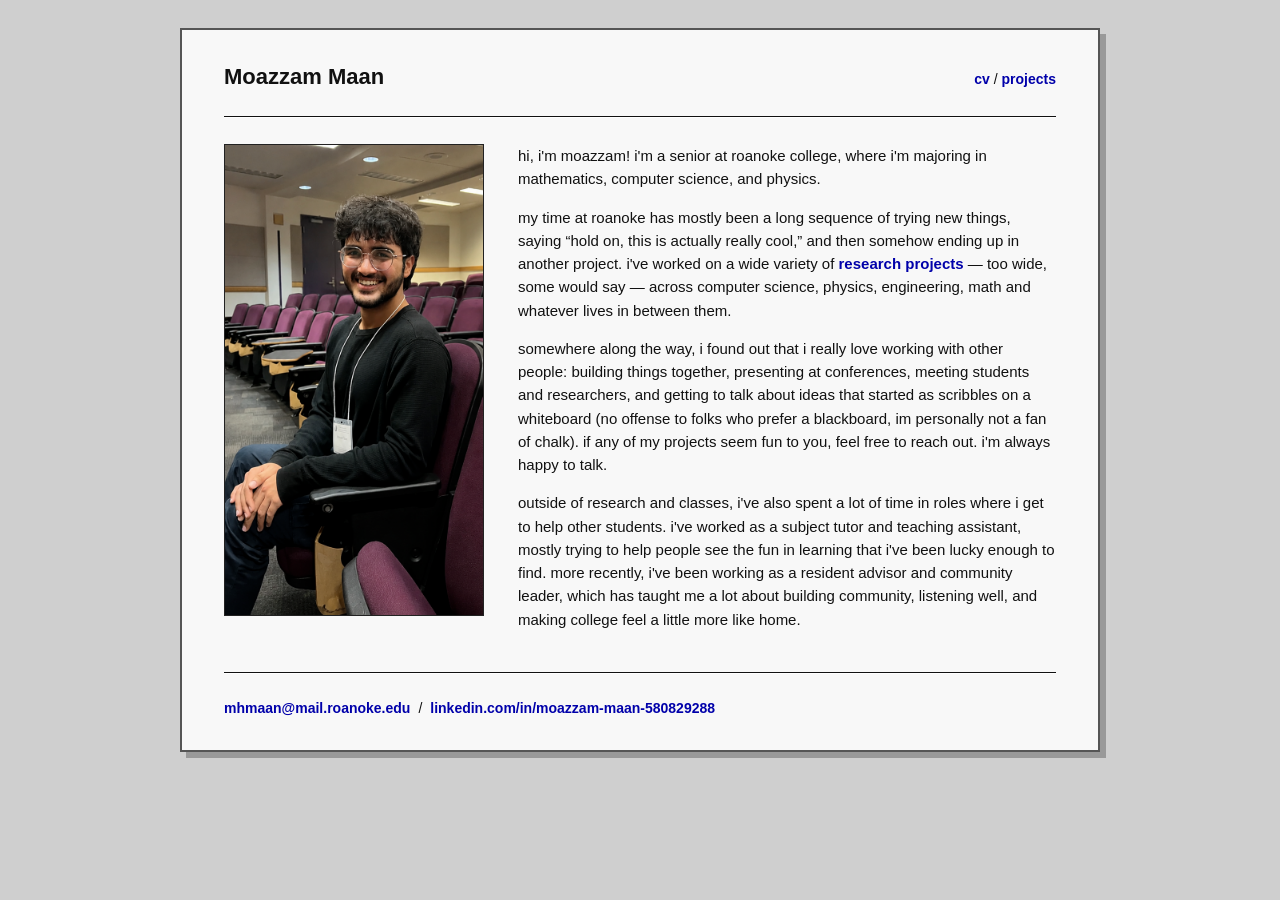
<file: index.html>
<!doctype html>
<html lang="en">
  <head>
    <meta charset="UTF-8" />
    <meta name="viewport" content="width=device-width, initial-scale=1.0" />
    <link rel="icon" type="image/x-icon" href="./assets/favicon.ico" />
    <title>Moazzam Maan</title>
    <link rel="stylesheet" href="style.css" />
  </head>

  <body>
    <main class="page">
      <header>
        <div class="name">Moazzam Maan</div>
        <div class="nav">
          <a href="cv.pdf">cv</a>
          <span>/</span>
          <a href="projects.html">projects</a>
        </div>
      </header>

      <hr />

      <section class="intro">
        <img src="assets/me.png" alt="Moazzam Maan" />

        <div class="text">
          <p>
            hi, i'm moazzam! i'm a senior at roanoke college, where i'm majoring
            in mathematics, computer science, and physics.
          </p>

          <p>
            my time at roanoke has mostly been a long sequence of trying new
            things, saying “hold on, this is actually really cool,” and then
            somehow ending up in another project. i've worked on a wide variety
            of <a href="projects.html">research projects</a> — too wide, some
            would say — across computer science, physics, engineering, math and
            whatever lives in between them.
          </p>

          <p>
            somewhere along the way, i found out that i really love working with
            other people: building things together, presenting at conferences,
            meeting students and researchers, and getting to talk about ideas
            that started as scribbles on a whiteboard (no offense to folks who
            prefer a blackboard, im personally not a fan of chalk). if any of my
            projects seem fun to you, feel free to reach out. i'm always happy
            to talk.
          </p>

          <p>
            outside of research and classes, i've also spent a lot of time in
            roles where i get to help other students. i've worked as a subject
            tutor and teaching assistant, mostly trying to help people see the
            fun in learning that i've been lucky enough to find. more recently,
            i've been working as a resident advisor and community leader, which
            has taught me a lot about building community, listening well, and
            making college feel a little more like home.
          </p>
        </div>
      </section>

      <hr />

      <footer>
        <a href="mailto:mhmaan@mail.roanoke.edu">mhmaan@mail.roanoke.edu</a>
        <span>/</span>
        <a href="https://www.linkedin.com/in/moazzam-maan-580829288/">
          linkedin.com/in/moazzam-maan-580829288
        </a>
      </footer>
    </main>
  </body>
</html>
</file>
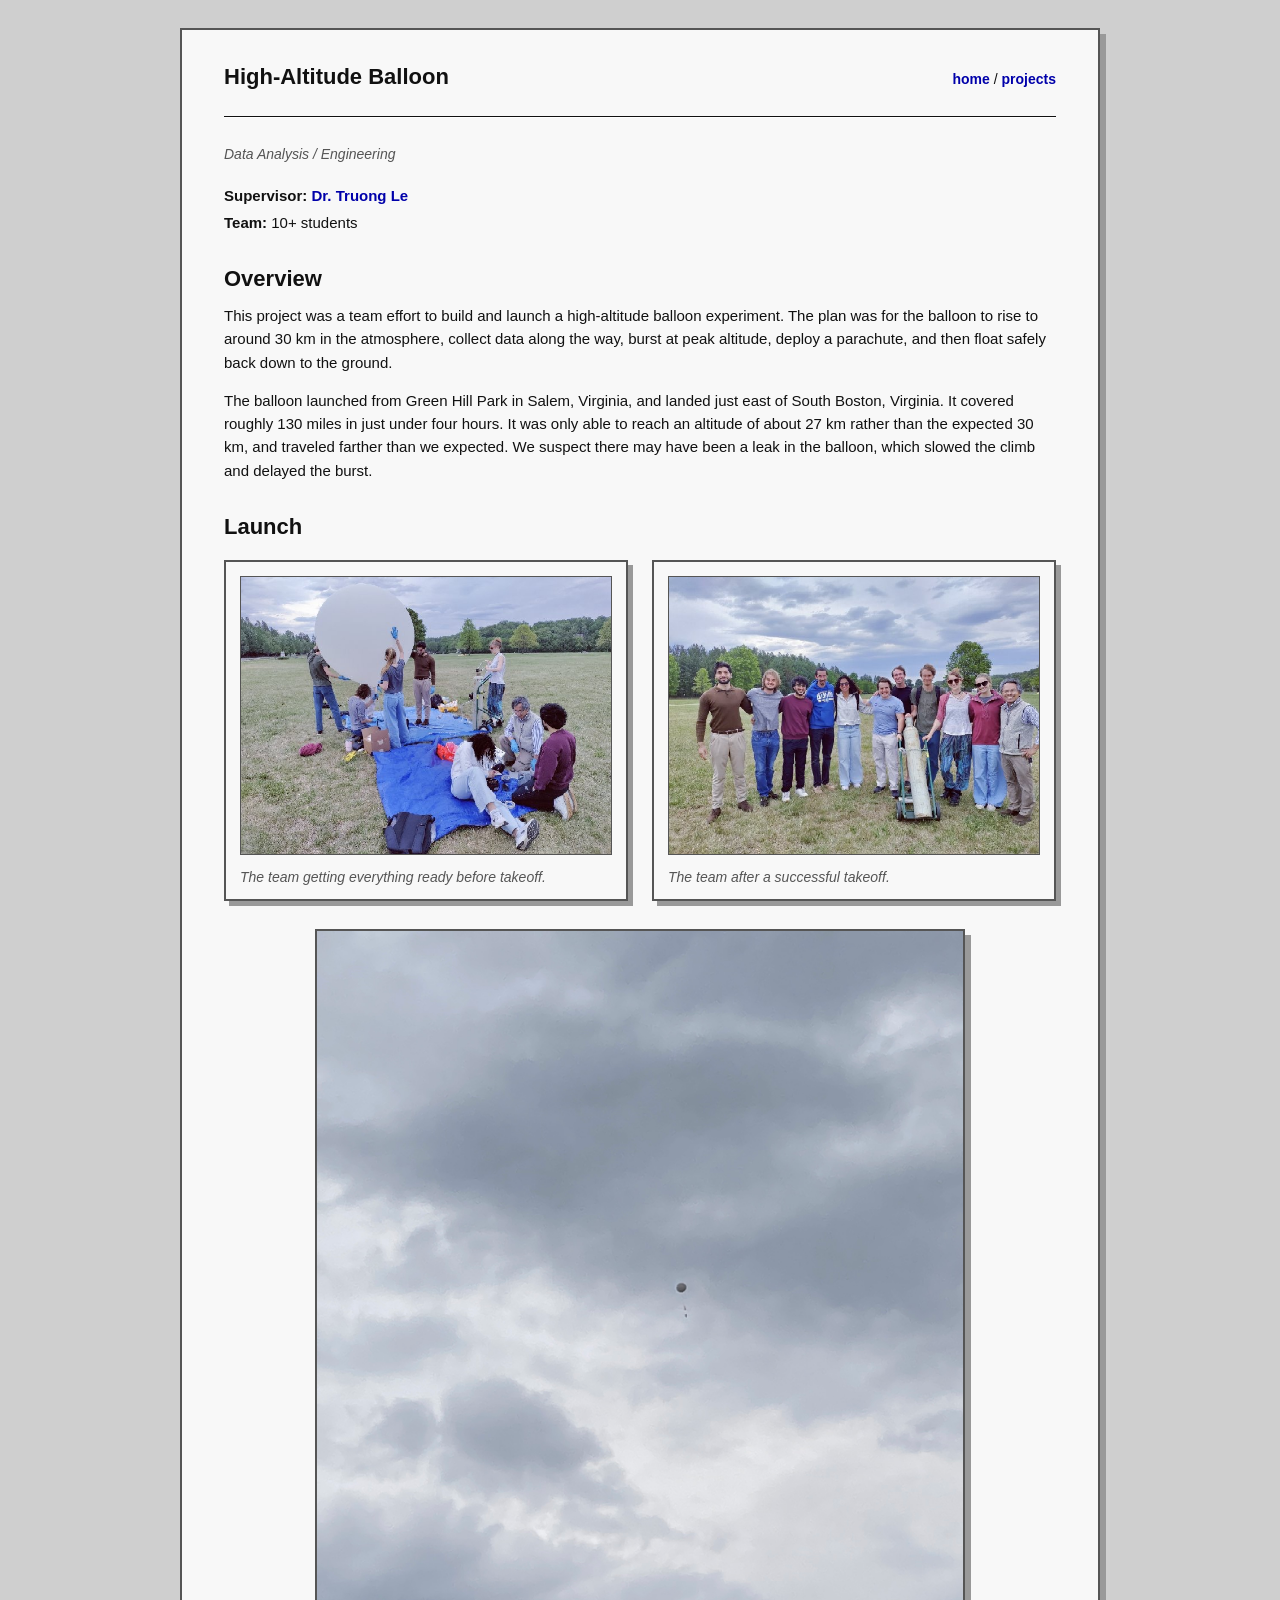
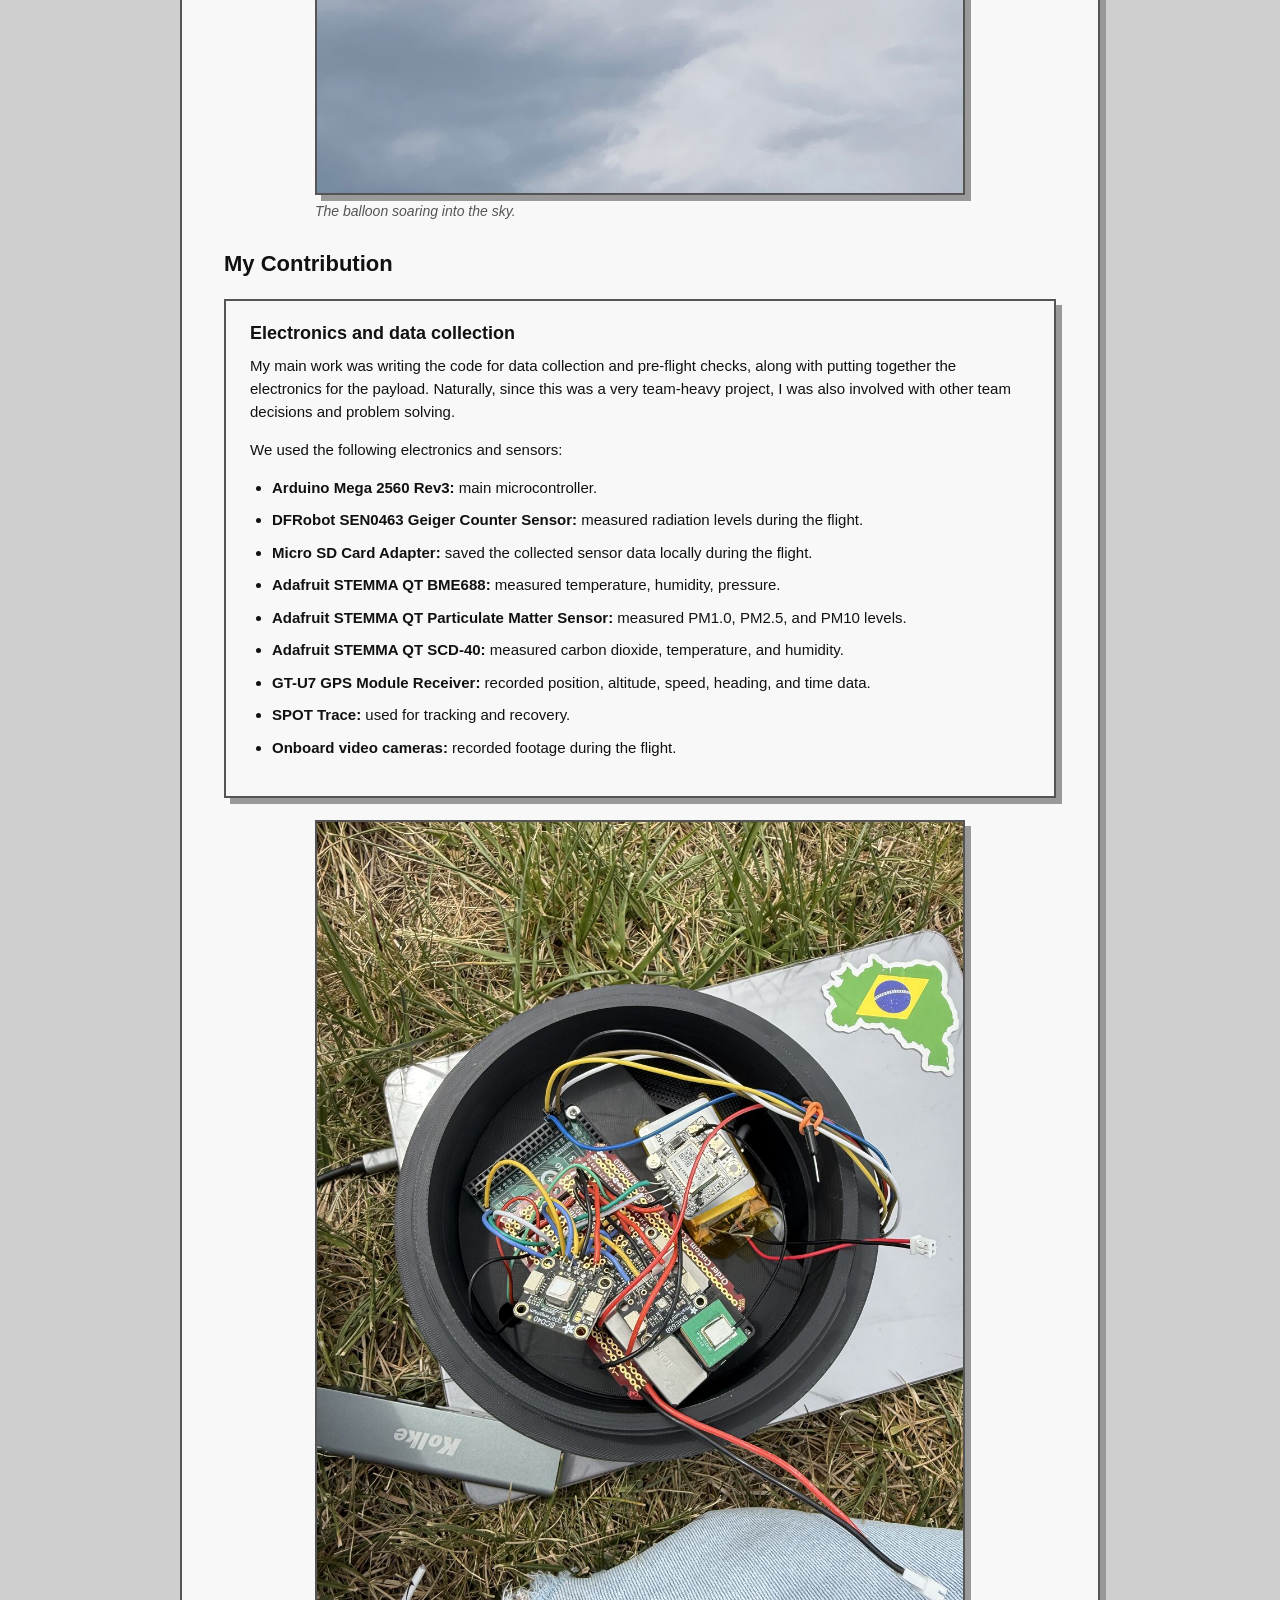
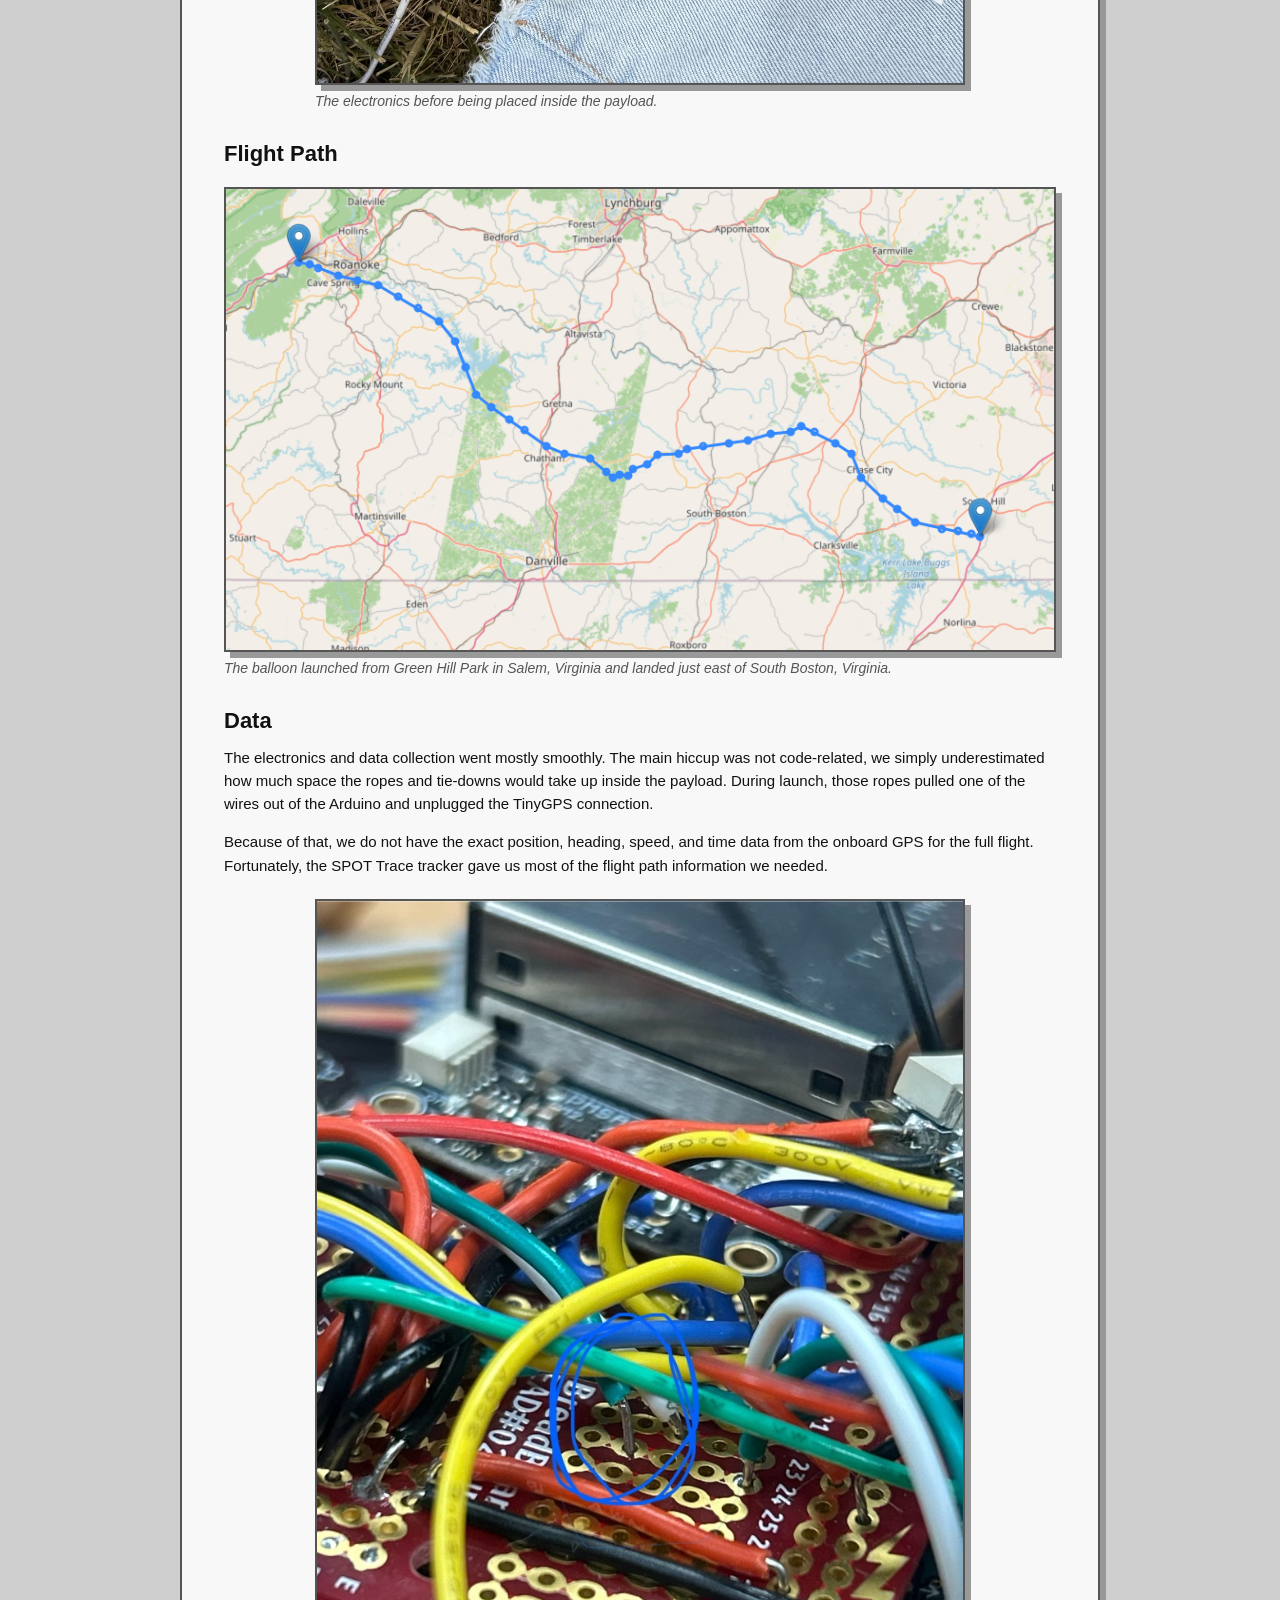
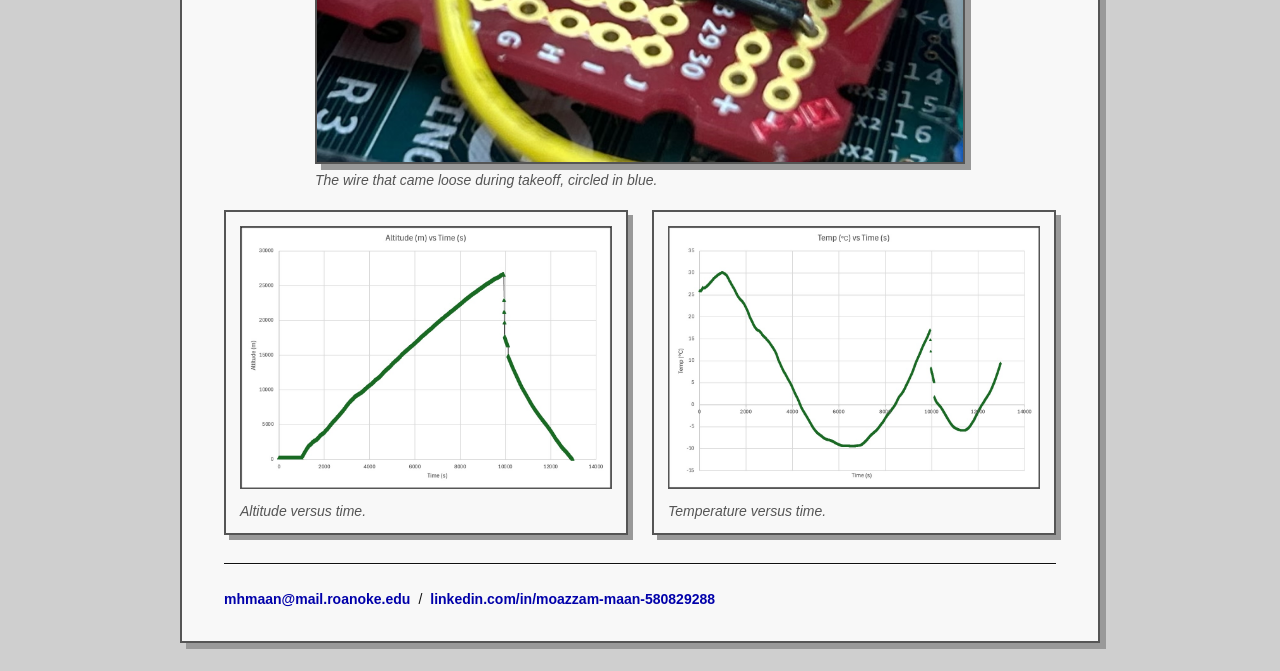
<file: balloon.html>
<!doctype html>
<html lang="en">
  <head>
    <meta charset="UTF-8" />
    <meta name="viewport" content="width=device-width, initial-scale=1.0" />

    <title>High-Altitude Balloon | Moazzam Maan</title>
    <link rel="stylesheet" href="style.css" />
  </head>

  <body>
    <main class="page">
      <header>
        <div class="name">High-Altitude Balloon</div>
        <div class="nav">
          <a href="index.html">home</a>
          <span>/</span>
          <a href="projects.html">projects</a>
        </div>
      </header>

      <hr />

      <section class="project-page">
        <p class="tags">Data Analysis / Engineering</p>

        <div class="project-info">
          <p>
            <strong>Supervisor:</strong>
            <a href="https://www.roanoke.edu/profiles/le_truong">
              Dr. Truong Le
            </a>
          </p>
          <p><strong>Team:</strong> 10+ students</p>
        </div>

        <h2>Overview</h2>

        <p>
          This project was a team effort to build and launch a high-altitude
          balloon experiment. The plan was for the balloon to rise to around 30
          km in the atmosphere, collect data along the way, burst at peak
          altitude, deploy a parachute, and then float safely back down to the
          ground.
        </p>

        <p>
          The balloon launched from Green Hill Park in Salem, Virginia, and
          landed just east of South Boston, Virginia. It covered roughly 130
          miles in just under four hours. It was only able to reach an altitude
          of about 27 km rather than the expected 30 km, and traveled farther
          than we expected. We suspect there may have been a leak in the
          balloon, which slowed the climb and delayed the burst.
        </p>

        <h2>Launch</h2>

        <div class="small-figure-grid">
          <figure>
            <a
              class="image-link"
              href="assets/balloon/team2.JPEG"
              target="_blank"
              rel="noopener"
            >
              <img
                src="assets/balloon/team2.JPEG"
                alt="The balloon team preparing before launch"
              />
            </a>
            <figcaption>
              The team getting everything ready before takeoff.
            </figcaption>
          </figure>

          <figure>
            <a
              class="image-link"
              href="assets/balloon/team1.JPEG"
              target="_blank"
              rel="noopener"
            >
              <img
                src="assets/balloon/team1.JPEG"
                alt="The balloon team after successful takeoff"
              />
            </a>
            <figcaption>The team after a successful takeoff.</figcaption>
          </figure>
        </div>

        <figure class="wide-figure medium-figure">
          <a
            class="image-link"
            href="assets/balloon/balloon.jpg"
            target="_blank"
            rel="noopener"
          >
            <img
              src="assets/balloon/balloon.jpg"
              alt="The balloon flying away after launch"
            />
          </a>
          <figcaption>The balloon soaring into the sky.</figcaption>
        </figure>

        <h2>My Contribution</h2>

        <article class="detail-box">
          <h3>Electronics and data collection</h3>

          <p>
            My main work was writing the code for data collection and pre-flight
            checks, along with putting together the electronics for the payload.
            Naturally, since this was a very team-heavy project, I was also
            involved with other team decisions and problem solving.
          </p>

          <p>We used the following electronics and sensors:</p>

          <ul>
            <li>
              <strong>Arduino Mega 2560 Rev3:</strong> main microcontroller.
            </li>

            <li>
              <strong>DFRobot SEN0463 Geiger Counter Sensor:</strong> measured
              radiation levels during the flight.
            </li>

            <li>
              <strong>Micro SD Card Adapter:</strong> saved the collected sensor
              data locally during the flight.
            </li>

            <li>
              <strong>Adafruit STEMMA QT BME688:</strong> measured temperature,
              humidity, pressure.
            </li>

            <li>
              <strong>Adafruit STEMMA QT Particulate Matter Sensor:</strong>
              measured PM1.0, PM2.5, and PM10 levels.
            </li>

            <li>
              <strong>Adafruit STEMMA QT SCD-40:</strong> measured carbon
              dioxide, temperature, and humidity.
            </li>

            <li>
              <strong>GT-U7 GPS Module Receiver:</strong> recorded position,
              altitude, speed, heading, and time data.
            </li>

            <li>
              <strong>SPOT Trace:</strong> used for tracking and recovery.
            </li>

            <li>
              <strong>Onboard video cameras:</strong> recorded footage during
              the flight.
            </li>
          </ul>
        </article>

        <figure class="wide-figure medium-figure">
          <a
            class="image-link"
            href="assets/balloon/electronics.jpg"
            target="_blank"
            rel="noopener"
          >
            <img
              src="assets/balloon/electronics.jpg"
              alt="Payload electronics before being placed inside the balloon payload"
            />
          </a>
          <figcaption>
            The electronics before being placed inside the payload.
          </figcaption>
        </figure>

        <h2>Flight Path</h2>

        <figure class="wide-figure">
          <a
            class="image-link"
            href="assets/balloon/path.png"
            target="_blank"
            rel="noopener"
          >
            <img
              src="assets/balloon/path.png"
              alt="Map showing the balloon flight path from Salem to near South Boston"
            />
          </a>
          <figcaption>
            The balloon launched from Green Hill Park in Salem, Virginia and
            landed just east of South Boston, Virginia.
          </figcaption>
        </figure>

        <h2>Data</h2>

        <p>
          The electronics and data collection went mostly smoothly. The main
          hiccup was not code-related, we simply underestimated how much space
          the ropes and tie-downs would take up inside the payload. During
          launch, those ropes pulled one of the wires out of the Arduino and
          unplugged the TinyGPS connection.
        </p>

        <p>
          Because of that, we do not have the exact position, heading, speed,
          and time data from the onboard GPS for the full flight. Fortunately,
          the SPOT Trace tracker gave us most of the flight path information we
          needed.
        </p>

        <figure class="wide-figure medium-figure">
          <a
            class="image-link"
            href="assets/balloon/mishap.jpg"
            target="_blank"
            rel="noopener"
          >
            <img
              src="assets/balloon/mishap.jpg"
              alt="Wire that came loose from the Arduino during launch"
            />
          </a>
          <figcaption>
            The wire that came loose during takeoff, circled in blue.
          </figcaption>
        </figure>

        <div class="small-figure-grid">
          <figure>
            <a
              class="image-link"
              href="assets/balloon/alt_vs_time.jpg"
              target="_blank"
              rel="noopener"
            >
              <img
                src="assets/balloon/alt_vs_time.jpg"
                alt="Altitude versus time graph"
              />
            </a>
            <figcaption>Altitude versus time.</figcaption>
          </figure>

          <figure>
            <a
              class="image-link"
              href="assets/balloon/temp_vs_time.jpg"
              target="_blank"
              rel="noopener"
            >
              <img
                src="assets/balloon/temp_vs_time.jpg"
                alt="Temperature versus time graph"
              />
            </a>
            <figcaption>Temperature versus time.</figcaption>
          </figure>
        </div>
      </section>

      <hr />

      <footer>
        <a href="mailto:mhmaan@mail.roanoke.edu">mhmaan@mail.roanoke.edu</a>
        <span>/</span>
        <a href="https://www.linkedin.com/in/moazzam-maan-580829288/">
          linkedin.com/in/moazzam-maan-580829288
        </a>
      </footer>
    </main>
  </body>
</html>
</file>
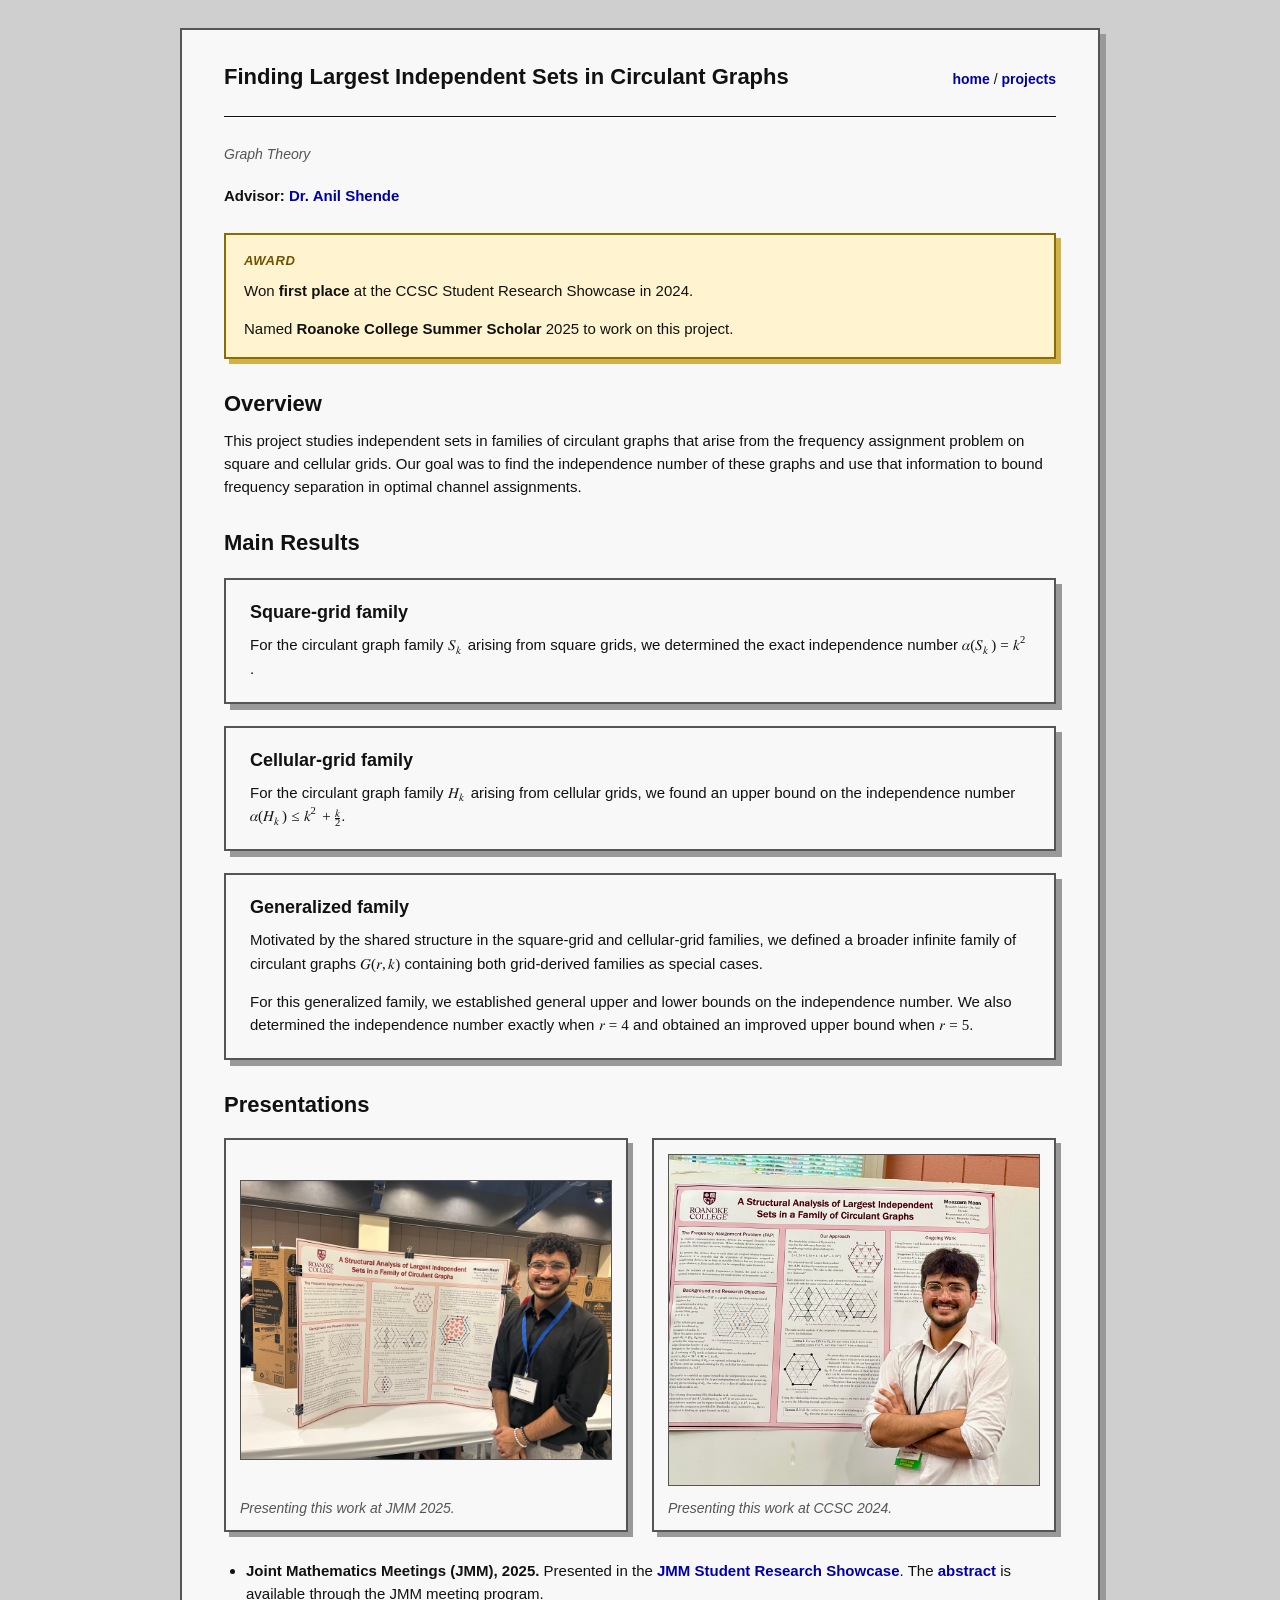
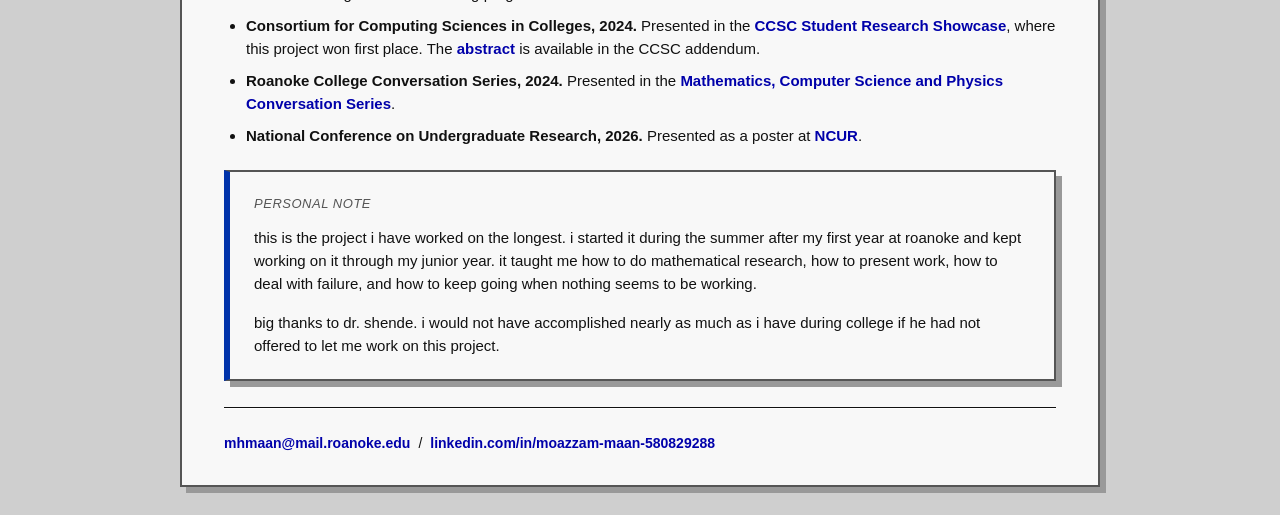
<file: circulant-graphs.html>
<!doctype html>
<html lang="en">
  <head>
    <meta charset="UTF-8" />
    <meta name="viewport" content="width=device-width, initial-scale=1.0" />

    <title>
      Finding Largest Independent Sets in Circulant Graphs | Moazzam Maan
    </title>
    <link rel="stylesheet" href="style.css" />
  </head>

  <body>
    <main class="page">
      <header>
        <div class="name">Finding Largest Independent Sets in Circulant Graphs</div>
        <div class="nav">
          <a href="index.html">home</a>
          <span>/</span>
          <a href="projects.html">projects</a>
        </div>
      </header>

      <hr />

      <section class="project-page">
        <p class="tags">Graph Theory</p>

        <div class="project-info">
          <p>
            <strong>Advisor:</strong>
            <a href="https://www.roanoke.edu/profiles/shende_anil">
              Dr. Anil Shende
            </a>
          </p>
        </div>

        <div class="award-note">
          <p class="award-note-label">Award</p>
          <p>
            Won <strong>first place</strong> at the CCSC Student Research
            Showcase in 2024.
          </p>
          <p>
            Named <strong>Roanoke College Summer Scholar</strong> 2025 to work
            on this project.
          </p>
        </div>

        <h2>Overview</h2>

        <p>
          This project studies independent sets in families of circulant graphs
          that arise from the frequency assignment problem on square and
          cellular grids. Our goal was to find the independence number of these
          graphs and use that information to bound frequency separation in
          optimal channel assignments.
        </p>

        <h2>Main Results</h2>

        <article class="detail-box">
          <h3>Square-grid family</h3>

          <p>
            For the circulant graph family
            <math>
              <msub>
                <mi>S</mi>
                <mi>k</mi>
              </msub>
            </math>
            arising from square grids, we determined the exact independence
            number
            <math>
              <mi>α</mi>
              <mo>(</mo>
              <msub>
                <mi>S</mi>
                <mi>k</mi>
              </msub>
              <mo>)</mo>
              <mo>=</mo>
              <msup>
                <mi>k</mi>
                <mn>2</mn>
              </msup> </math
            >.
          </p>
        </article>

        <article class="detail-box">
          <h3>Cellular-grid family</h3>

          <p>
            For the circulant graph family
            <math>
              <msub>
                <mi>H</mi>
                <mi>k</mi>
              </msub>
            </math>
            arising from cellular grids, we found an upper bound on the
            independence number
            <math>
              <mi>α</mi>
              <mo>(</mo>
              <msub>
                <mi>H</mi>
                <mi>k</mi>
              </msub>
              <mo>)</mo>
              <mo>≤</mo>
              <msup>
                <mi>k</mi>
                <mn>2</mn>
              </msup>
              <mo>+</mo>
              <mfrac>
                <mi>k</mi>
                <mn>2</mn>
              </mfrac> </math
            >.
          </p>
        </article>

        <article class="detail-box">
          <h3>Generalized family</h3>

          <p>
            Motivated by the shared structure in the square-grid and
            cellular-grid families, we defined a broader infinite family of
            circulant graphs
            <math>
              <mi>G</mi>
              <mo>(</mo>
              <mi>r</mi>
              <mo>,</mo>
              <mi>k</mi>
              <mo>)</mo>
            </math>
            containing both grid-derived families as special cases.
          </p>

          <p>
            For this generalized family, we established general upper and lower
            bounds on the independence number. We also determined the
            independence number exactly when
            <math>
              <mi>r</mi>
              <mo>=</mo>
              <mn>4</mn>
            </math>
            and obtained an improved upper bound when
            <math>
              <mi>r</mi>
              <mo>=</mo>
              <mn>5</mn> </math
            >.
          </p>
        </article>

        <h2>Presentations</h2>

        <div class="small-figure-grid">
          <figure>
            <a
              class="image-link"
              href="assets/circulant/jmm.jpg"
              target="_blank"
              rel="noopener"
            >
              <img
                src="assets/circulant/jmm.jpg"
                alt="Presenting circulant graph research at JMM"
              />
            </a>
            <figcaption>Presenting this work at JMM 2025.</figcaption>
          </figure>

          <figure>
            <a
              class="image-link"
              href="assets/circulant/ccsc.jpg"
              target="_blank"
              rel="noopener"
            >
              <img
                src="assets/circulant/ccsc.jpg"
                alt="Presenting circulant graph research at CCSC"
              />
            </a>
            <figcaption>Presenting this work at CCSC 2024.</figcaption>
          </figure>
        </div>

        <ul>
          <li>
            <strong>Joint Mathematics Meetings (JMM), 2025.</strong>
            Presented in the
            <a
              href="https://jointmathematicsmeetings.org/meetings/national/jmm2025/2314_program.html"
            >
              JMM Student Research Showcase</a
            >. The
            <a
              href="https://meetings.ams.org/math/jmm2025/meetingapp.cgi/Paper/46428"
            >
              abstract
            </a>
            is available through the JMM meeting program.
          </li>

          <li>
            <strong
              >Consortium for Computing Sciences in Colleges, 2024.</strong
            >
            Presented in the
            <a href="http://www.ccscse.org/papercontest.php?year=38th">
              CCSC Student Research Showcase</a
            >, where this project won first place. The
            <a
              href="http://ccscse.org/research_contest/Addendum2024.pdf#page=28"
            >
              abstract
            </a>
            is available in the CCSC addendum.
          </li>

          <li>
            <strong>Roanoke College Conversation Series, 2024.</strong>
            Presented in the
            <a
              href="https://www.roanoke.edu/inside/math_cs_and_physics/conversation_series/fall_2024"
            >
              Mathematics, Computer Science and Physics Conversation Series</a
            >.
          </li>

          <li>
            <strong
              >National Conference on Undergraduate Research, 2026.</strong
            >
            Presented as a poster at
            <a href="https://www.cur.org/events-services/ncur/">NCUR</a>.
          </li>
        </ul>

        <aside class="detail-box author-note">
          <p class="author-note-label">Personal Note</p>

          <p>
            this is the project i have worked on the longest. i started it
            during the summer after my first year at roanoke and kept working on
            it through my junior year. it taught me how to do mathematical
            research, how to present work, how to deal with failure, and how to
            keep going when nothing seems to be working.
          </p>

          <p>
            big thanks to dr. shende. i would not have accomplished nearly as
            much as i have during college if he had not offered to let me work
            on this project.
          </p>
        </aside>
      </section>

      <hr />

      <footer>
        <a href="mailto:mhmaan@mail.roanoke.edu">mhmaan@mail.roanoke.edu</a>
        <span>/</span>
        <a href="https://www.linkedin.com/in/moazzam-maan-580829288/">
          linkedin.com/in/moazzam-maan-580829288
        </a>
      </footer>
    </main>
  </body>
</html>
</file>
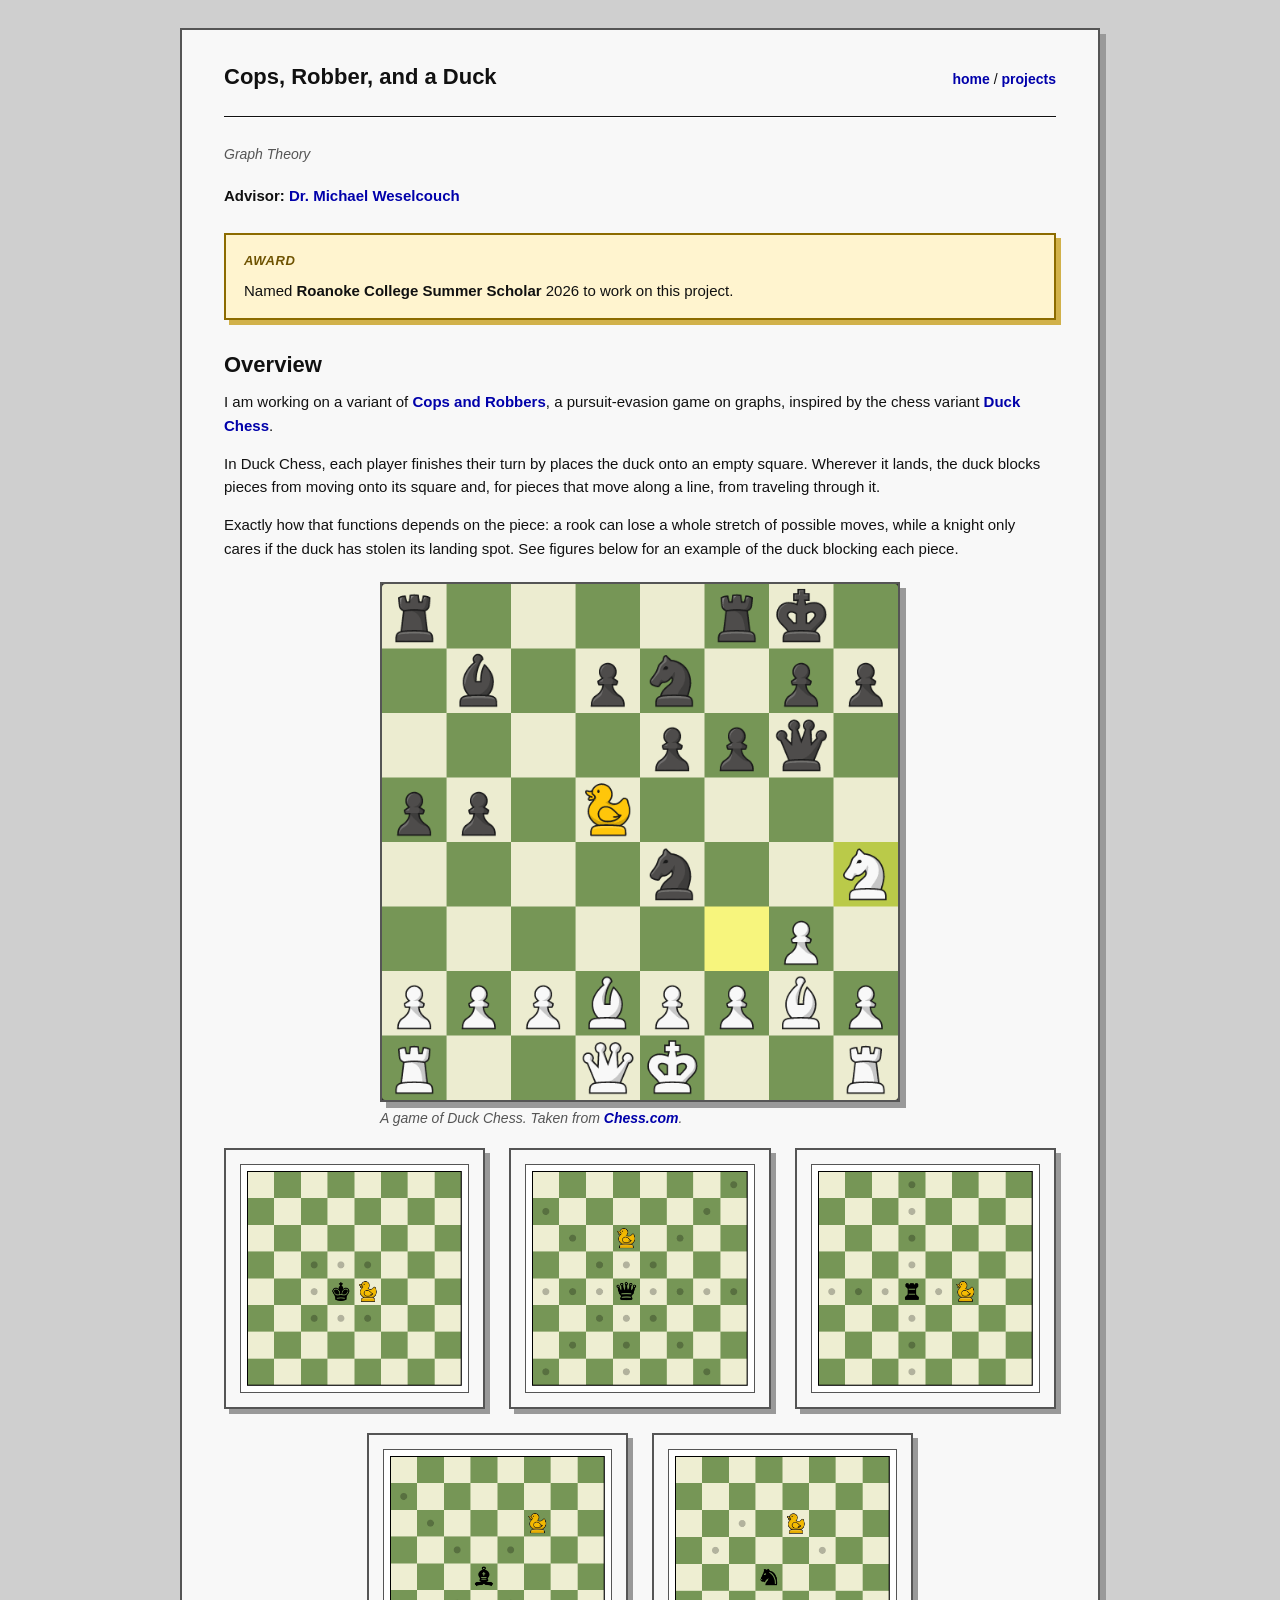
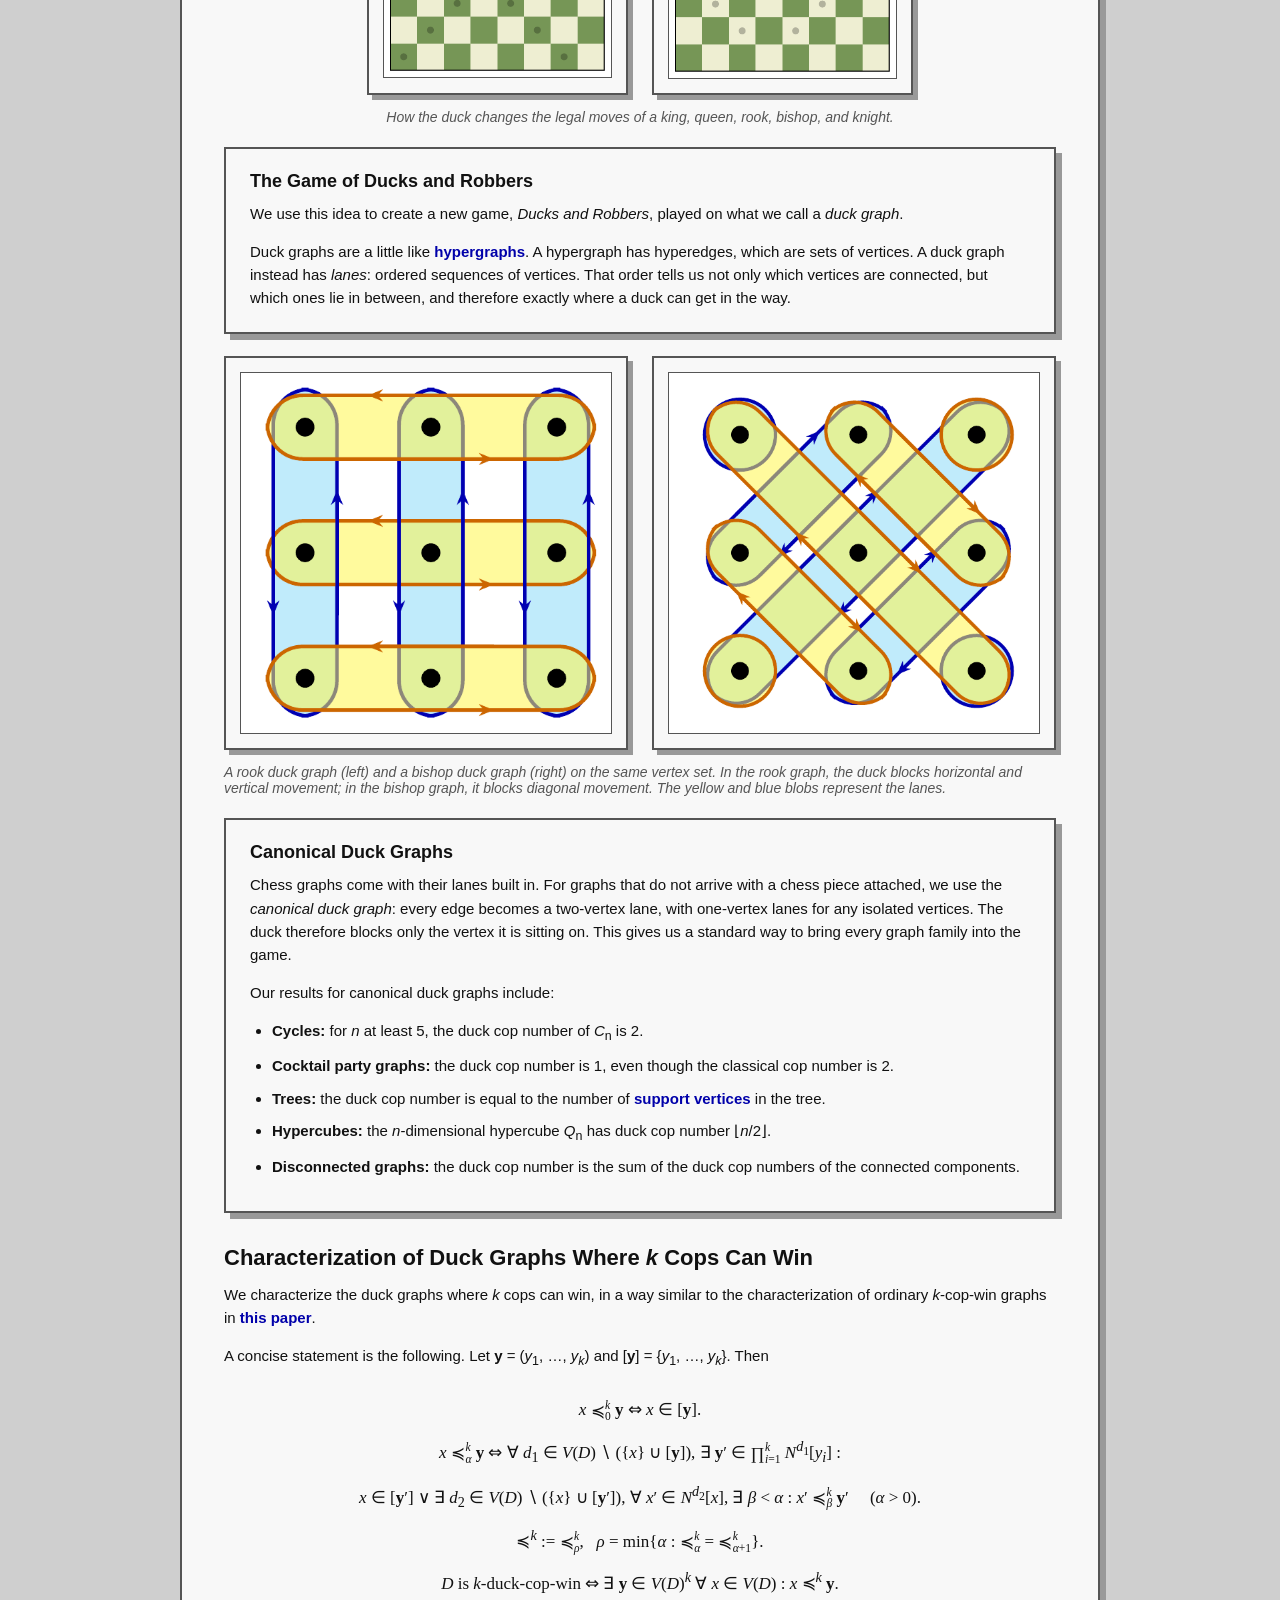
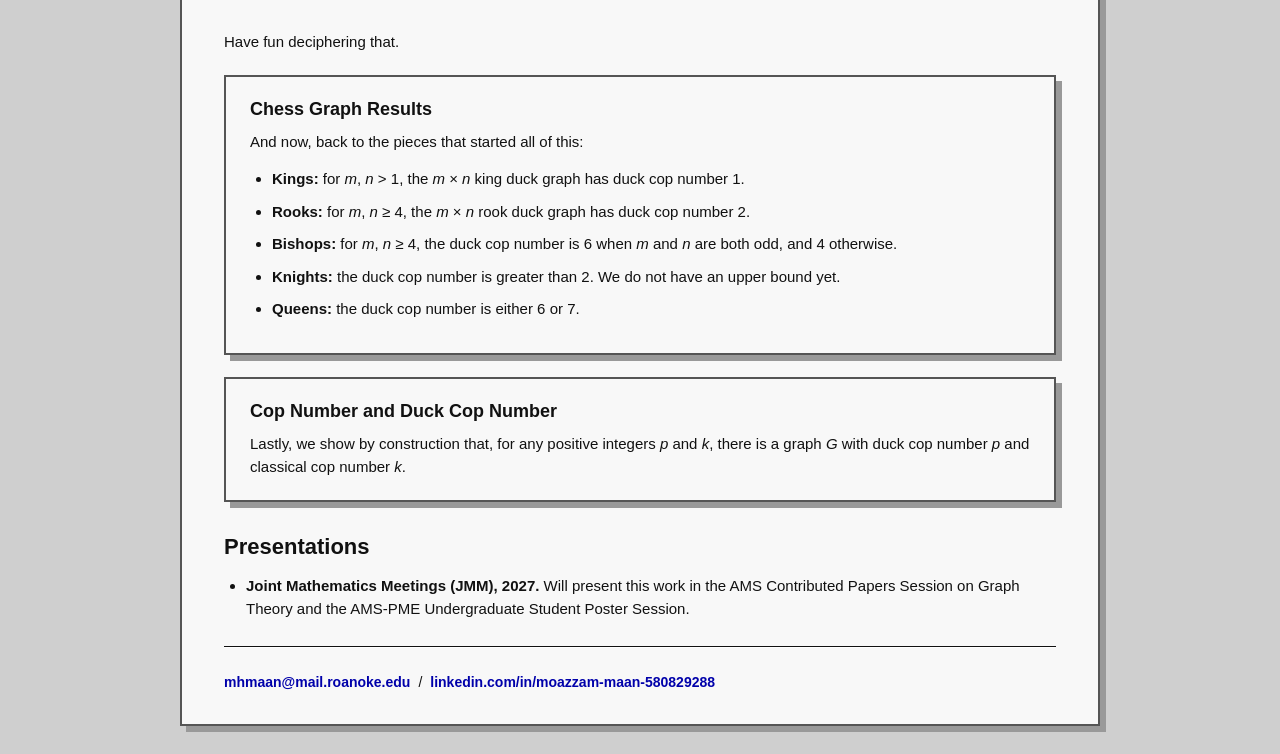
<file: duck.html>
<!doctype html>
<html lang="en">
  <head>
    <meta charset="UTF-8" />
    <meta name="viewport" content="width=device-width, initial-scale=1.0" />

    <title>Cops, Robber, and a Duck | Moazzam Maan</title>
    <link rel="stylesheet" href="style.css" />
  </head>

  <body>
    <main class="page">
      <header>
        <div class="name">Cops, Robber, and a Duck</div>
        <div class="nav">
          <a href="index.html">home</a>
          <span>/</span>
          <a href="projects.html">projects</a>
        </div>
      </header>

      <hr />

      <section class="project-page">
        <p class="tags">Graph Theory</p>

        <div class="project-info">
          <p>
            <strong>Advisor:</strong>
            <a href="https://www.roanoke.edu/profiles/weselcouch_michael">
              Dr. Michael Weselcouch
            </a>
          </p>
        </div>

        <div class="award-note">
          <p class="award-note-label">Award</p>
          <p>
            Named <strong>Roanoke College Summer Scholar</strong> 2026 to work
            on this project.
          </p>
        </div>

        <h2>Overview</h2>

        <p>
          I am working on a variant of
          <a href="https://en.wikipedia.org/wiki/Cop_number">Cops and Robbers</a
          >, a pursuit-evasion game on graphs, inspired by the chess variant
          <a href="https://www.chess.com/terms/duck-chess">Duck Chess</a>.
        </p>

        <p>
          In Duck Chess, each player finishes their turn by places the duck onto
          an empty square. Wherever it lands, the duck blocks pieces from moving
          onto its square and, for pieces that move along a line, from traveling
          through it.
        </p>

        <p>
          Exactly how that functions depends on the piece: a rook can lose a
          whole stretch of possible moves, while a knight only cares if the duck
          has stolen its landing spot. See figures below for an example of the
          duck blocking each piece.
        </p>

        <figure class="wide-figure medium-figure duck-chess-game">
          <a
            class="image-link"
            href="assets/duck/duck-chess.gif"
            target="_blank"
            rel="noopener"
          >
            <img
              src="assets/duck/duck-chess.gif"
              alt="An animated game of Duck Chess"
            />
          </a>
          <figcaption>
            A game of Duck Chess. Taken from
            <a href="https://www.chess.com/terms/duck-chess">Chess.com</a>.
          </figcaption>
        </figure>

        <figure class="duck-piece-effects">
          <div class="small-figure-grid duck-piece-grid">
            <figure>
              <a
                class="image-link"
                href="assets/duck/king.pdf#zoom=300"
                target="_blank"
                rel="noopener"
              >
                <img
                  src="assets/duck/king.png"
                  alt="How the duck changes a king's legal moves"
                />
              </a>
            </figure>

            <figure>
              <a
                class="image-link"
                href="assets/duck/queen.pdf#zoom=300"
                target="_blank"
                rel="noopener"
              >
                <img
                  src="assets/duck/queen.png"
                  alt="How the duck changes a queen's legal moves"
                />
              </a>
            </figure>

            <figure>
              <a
                class="image-link"
                href="assets/duck/rook.pdf#zoom=300"
                target="_blank"
                rel="noopener"
              >
                <img
                  src="assets/duck/rook.png"
                  alt="How the duck changes a rook's legal moves"
                />
              </a>
            </figure>

            <figure>
              <a
                class="image-link"
                href="assets/duck/bishop.pdf#zoom=300"
                target="_blank"
                rel="noopener"
              >
                <img
                  src="assets/duck/bishop.png"
                  alt="How the duck changes a bishop's legal moves"
                />
              </a>
            </figure>

            <figure>
              <a
                class="image-link"
                href="assets/duck/knight.pdf#zoom=300"
                target="_blank"
                rel="noopener"
              >
                <img
                  src="assets/duck/knight.png"
                  alt="How the duck changes a knight's legal moves"
                />
              </a>
            </figure>
          </div>

          <figcaption>
            How the duck changes the legal moves of a king, queen, rook, bishop,
            and knight.
          </figcaption>
        </figure>

        <article class="detail-box">
          <h3>The Game of Ducks and Robbers</h3>

          <p>
            We use this idea to create a new game, <em>Ducks and Robbers</em>,
            played on what we call a <em>duck graph</em>.
          </p>

          <p>
            Duck graphs are a little like
            <a href="https://en.wikipedia.org/wiki/Hypergraph">hypergraphs</a>.
            A hypergraph has hyperedges, which are sets of vertices. A duck
            graph instead has <em>lanes</em>: ordered sequences of vertices.
            That order tells us not only which vertices are connected, but which
            ones lie in between, and therefore exactly where a duck can get in
            the way.
          </p>
        </article>

        <figure class="duck-graph-comparison">
          <div class="small-figure-grid">
            <figure>
              <a
                class="image-link"
                href="assets/duck/3x3_rook.pdf#zoom=450"
                target="_blank"
                rel="noopener"
              >
                <img
                  src="assets/duck/3x3_rook.png"
                  alt="A three-by-three rook duck graph with horizontal and vertical lanes"
                />
              </a>
            </figure>

            <figure>
              <a
                class="image-link"
                href="assets/duck/3x3_bishop.pdf#zoom=450"
                target="_blank"
                rel="noopener"
              >
                <img
                  src="assets/duck/3x3_bishop.png"
                  alt="A three-by-three bishop duck graph with diagonal lanes"
                />
              </a>
            </figure>
          </div>

          <figcaption>
            A rook duck graph (left) and a bishop duck graph (right) on the same
            vertex set. In the rook graph, the duck blocks horizontal and
            vertical movement; in the bishop graph, it blocks diagonal movement.
            The yellow and blue blobs represent the lanes.
          </figcaption>
        </figure>

        <article class="detail-box">
          <h3>Canonical Duck Graphs</h3>

          <p>
            Chess graphs come with their lanes built in. For graphs that do not
            arrive with a chess piece attached, we use the
            <em>canonical duck graph</em>: every edge becomes a two-vertex lane,
            with one-vertex lanes for any isolated vertices. The duck therefore
            blocks only the vertex it is sitting on. This gives us a standard
            way to bring every graph family into the game.
          </p>

          <p>Our results for canonical duck graphs include:</p>

          <ul class="highlight-list">
            <li>
              <strong>Cycles:</strong> for <em>n</em> at least 5, the duck cop
              number of <em>C</em><sub>n</sub> is 2.
            </li>
            <li>
              <strong>Cocktail party graphs:</strong> the duck cop number is 1,
              even though the classical cop number is 2.
            </li>
            <li>
              <strong>Trees:</strong> the duck cop number is equal to the number
              of
              <a href="https://en.wikipedia.org/wiki/Support_vertex"
                >support vertices</a
              >
              in the tree.
            </li>
            <li>
              <strong>Hypercubes:</strong> the <em>n</em>-dimensional hypercube
              <em>Q</em><sub>n</sub> has duck cop number
              &#8970;<em>n</em>/2&#8971;.
            </li>
            <li>
              <strong>Disconnected graphs:</strong> the duck cop number is the
              sum of the duck cop numbers of the connected components.
            </li>
          </ul>
        </article>

        <h2>Characterization of Duck Graphs Where <em>k</em> Cops Can Win</h2>

        <p>
          We characterize the duck graphs where <em>k</em> cops can win, in a
          way similar to the characterization of ordinary <em>k</em>-cop-win
          graphs in
          <a
            href="https://www.sciencedirect.com/science/article/pii/S0012365X12000064"
            >this paper</a
          >.
        </p>

        <p>
          A concise statement is the following. Let
          <b>y</b> = (<var>y</var><sub>1</sub>, &hellip;, <var>y</var
          ><sub><var>k</var></sub
          >) and [<b>y</b>] = {<var>y</var><sub>1</sub>, &hellip;, <var>y</var
          ><sub><var>k</var></sub
          >}. Then
        </p>

        <div
          class="characterization-formula"
          aria-label="Recursive characterization of k-duck-cop-win graphs"
        >
          <p>
            <var>x</var>
            <span class="stacked-scripts"
              ><span class="script-base">&#8828;</span><sub>0</sub
              ><sup><var>k</var></sup></span
            >
            <b>y</b> &iff; <var>x</var> &isin; [<b>y</b>].
          </p>
          <p>
            <var>x</var>
            <span class="stacked-scripts"
              ><span class="script-base">&#8828;</span
              ><sub><var>&alpha;</var></sub
              ><sup><var>k</var></sup></span
            >
            <b>y</b> &iff; &forall; <var>d</var><sub>1</sub> &isin;
            <var>V</var>(<var>D</var>) &#8726; ({<var>x</var>} &cup;
            [<b>y</b>]), &exist; <b>y</b>&prime; &isin;
            <span class="stacked-scripts"
              ><span class="script-base">&prod;</span><sub><var>i</var>=1</sub
              ><sup><var>k</var></sup></span
            >
            <var>N</var><sup><var>d</var><sub>1</sub></sup
            >[<var>y</var><sub><var>i</var></sub
            >] :
          </p>
          <p>
            <var>x</var> &isin; [<b>y</b>&prime;] &or; &exist; <var>d</var
            ><sub>2</sub> &isin; <var>V</var>(<var>D</var>) &#8726;
            ({<var>x</var>} &cup; [<b>y</b>&prime;]), &forall;
            <var>x</var>&prime; &isin; <var>N</var
            ><sup><var>d</var><sub>2</sub></sup
            >[<var>x</var>], &exist; <var>&beta;</var> &lt; <var>&alpha;</var> :
            <var>x</var>&prime;
            <span class="stacked-scripts"
              ><span class="script-base">&#8828;</span
              ><sub><var>&beta;</var></sub
              ><sup><var>k</var></sup></span
            >
            <b>y</b>&prime; &emsp;(<var>&alpha;</var> &gt; 0).
          </p>
          <p>
            &#8828;<sup><var>k</var></sup> :=
            <span class="stacked-scripts"
              ><span class="script-base">&#8828;</span
              ><sub><var>&rho;</var></sub
              ><sup><var>k</var></sup></span
            >, &ensp;<var>&rho;</var> = min{<var>&alpha;</var> :
            <span class="stacked-scripts"
              ><span class="script-base">&#8828;</span
              ><sub><var>&alpha;</var></sub
              ><sup><var>k</var></sup></span
            >
            =
            <span class="stacked-scripts"
              ><span class="script-base">&#8828;</span
              ><sub><var>&alpha;</var>+1</sub><sup><var>k</var></sup></span
            >}.
          </p>
          <p>
            <var>D</var> is <var>k</var>-duck-cop-win &iff; &exist;
            <b>y</b> &isin; <var>V</var>(<var>D</var>)<sup><var>k</var></sup>
            &forall; <var>x</var> &isin; <var>V</var>(<var>D</var>) :
            <var>x</var> &#8828;<sup><var>k</var></sup> <b>y</b>.
          </p>
        </div>

        <p>Have fun deciphering that.</p>

        <article class="detail-box">
          <h3>Chess Graph Results</h3>

          <p>And now, back to the pieces that started all of this:</p>

          <ul class="highlight-list">
            <li>
              <strong>Kings:</strong> for <em>m</em>, <em>n</em> &gt; 1, the
              <em>m</em> &times; <em>n</em> king duck graph has duck cop number
              1.
            </li>
            <li>
              <strong>Rooks:</strong> for <em>m</em>, <em>n</em> &ge; 4, the
              <em>m</em> &times; <em>n</em> rook duck graph has duck cop number
              2.
            </li>
            <li>
              <strong>Bishops:</strong> for <em>m</em>, <em>n</em> &ge; 4, the
              duck cop number is 6 when <em>m</em> and <em>n</em> are both odd,
              and 4 otherwise.
            </li>
            <li>
              <strong>Knights:</strong> the duck cop number is greater than 2.
              We do not have an upper bound yet.
            </li>
            <li>
              <strong>Queens:</strong> the duck cop number is either 6 or 7.
            </li>
          </ul>
        </article>

        <article class="detail-box">
          <h3>Cop Number and Duck Cop Number</h3>

          <p>
            Lastly, we show by construction that, for any positive integers
            <em>p</em> and <em>k</em>, there is a graph <em>G</em> with duck cop
            number <em>p</em> and classical cop number <em>k</em>.
          </p>
        </article>

        <h2>Presentations</h2>

        <ul>
          <li>
            <strong>Joint Mathematics Meetings (JMM), 2027.</strong>
            Will present this work in the AMS Contributed Papers Session on Graph
            Theory and the AMS-PME Undergraduate Student Poster Session.
          </li>
        </ul>
      </section>

      <hr />

      <footer>
        <a href="mailto:mhmaan@mail.roanoke.edu">mhmaan@mail.roanoke.edu</a>
        <span>/</span>
        <a href="https://www.linkedin.com/in/moazzam-maan-580829288/">
          linkedin.com/in/moazzam-maan-580829288
        </a>
      </footer>
    </main>
  </body>
</html>
</file>
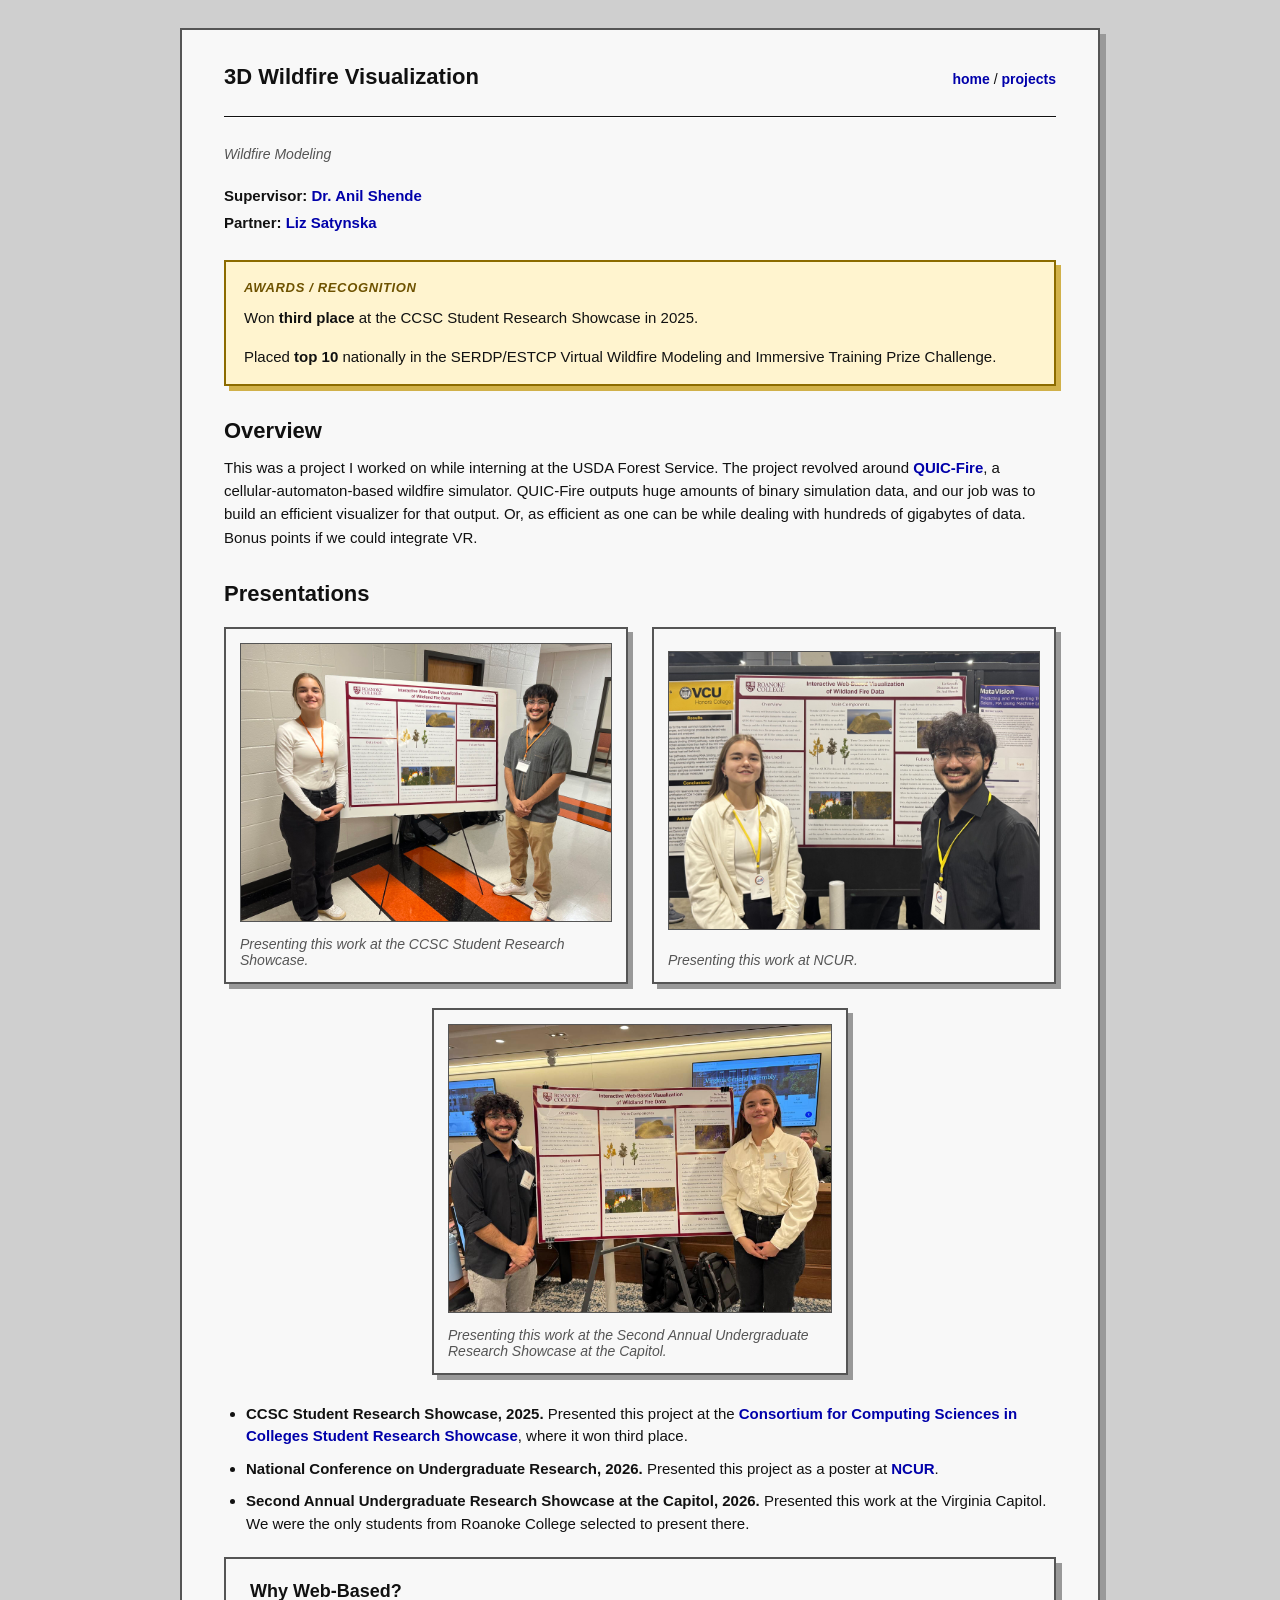
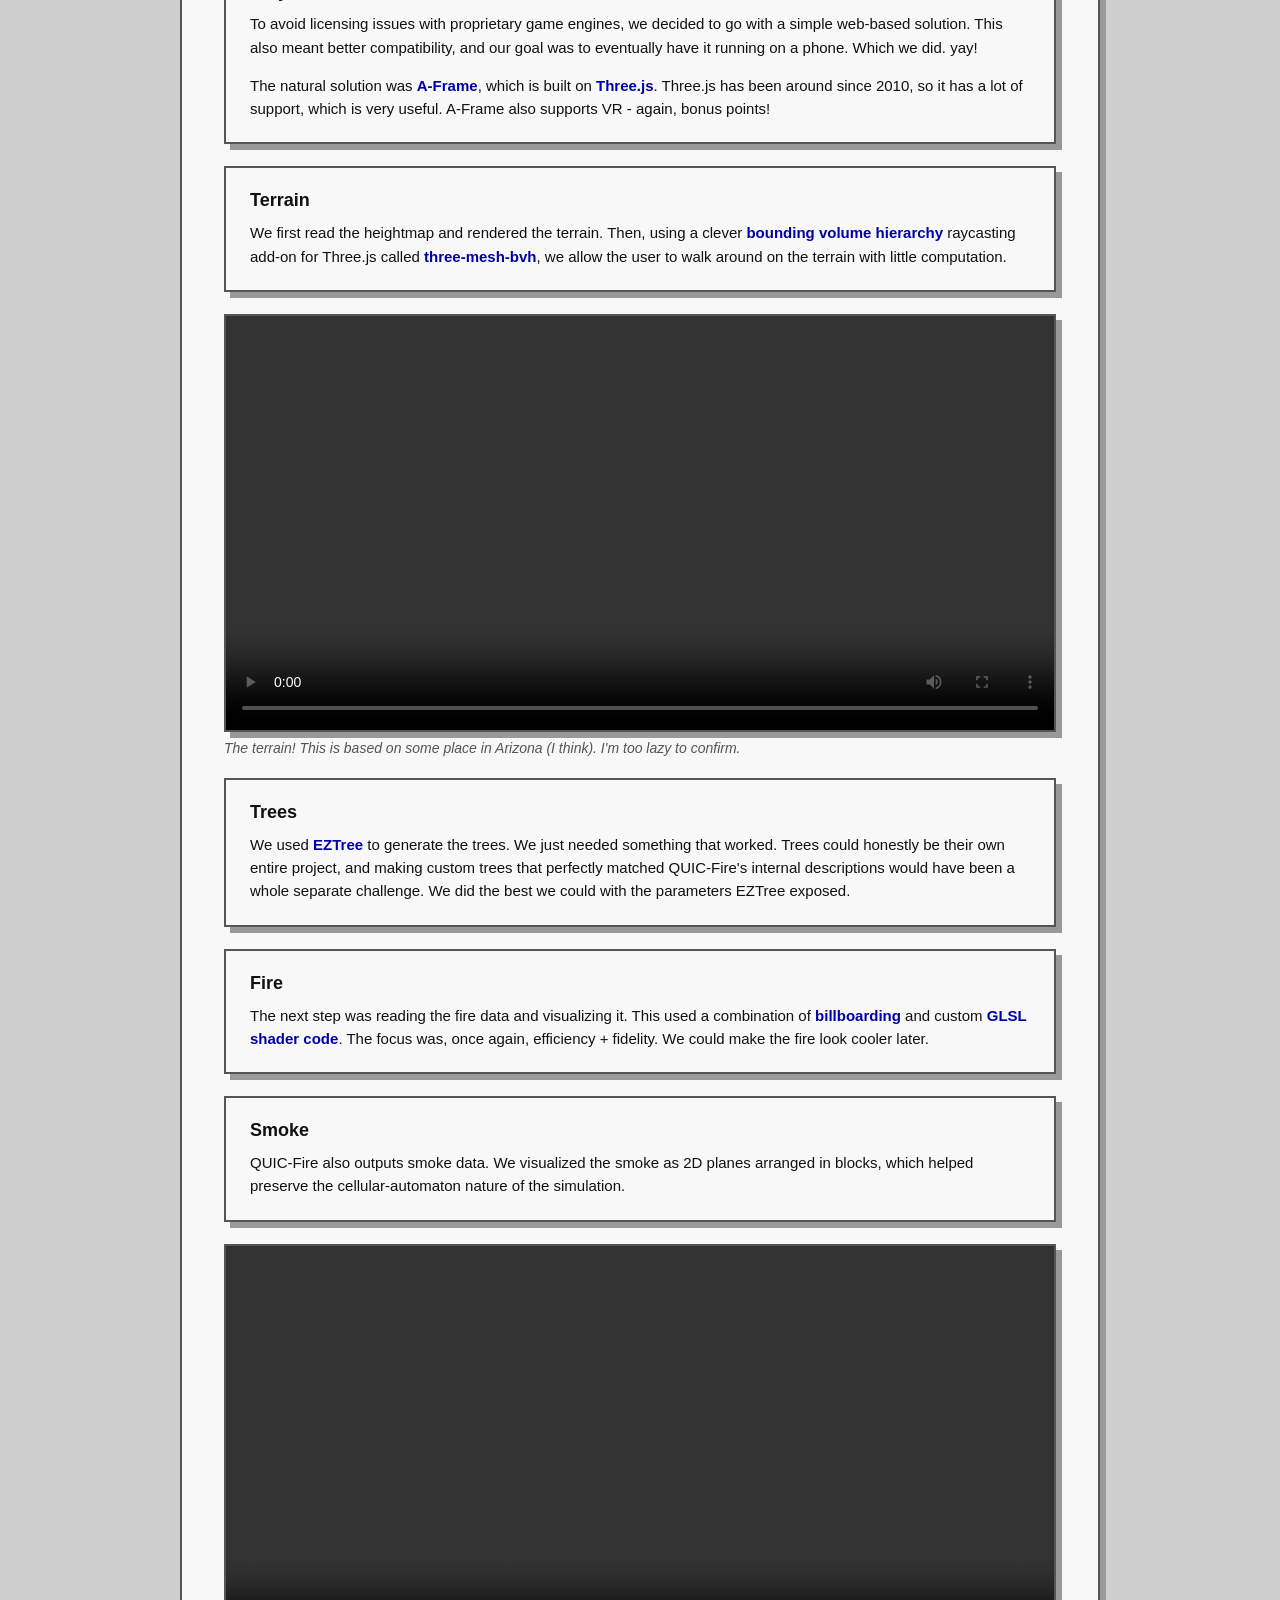
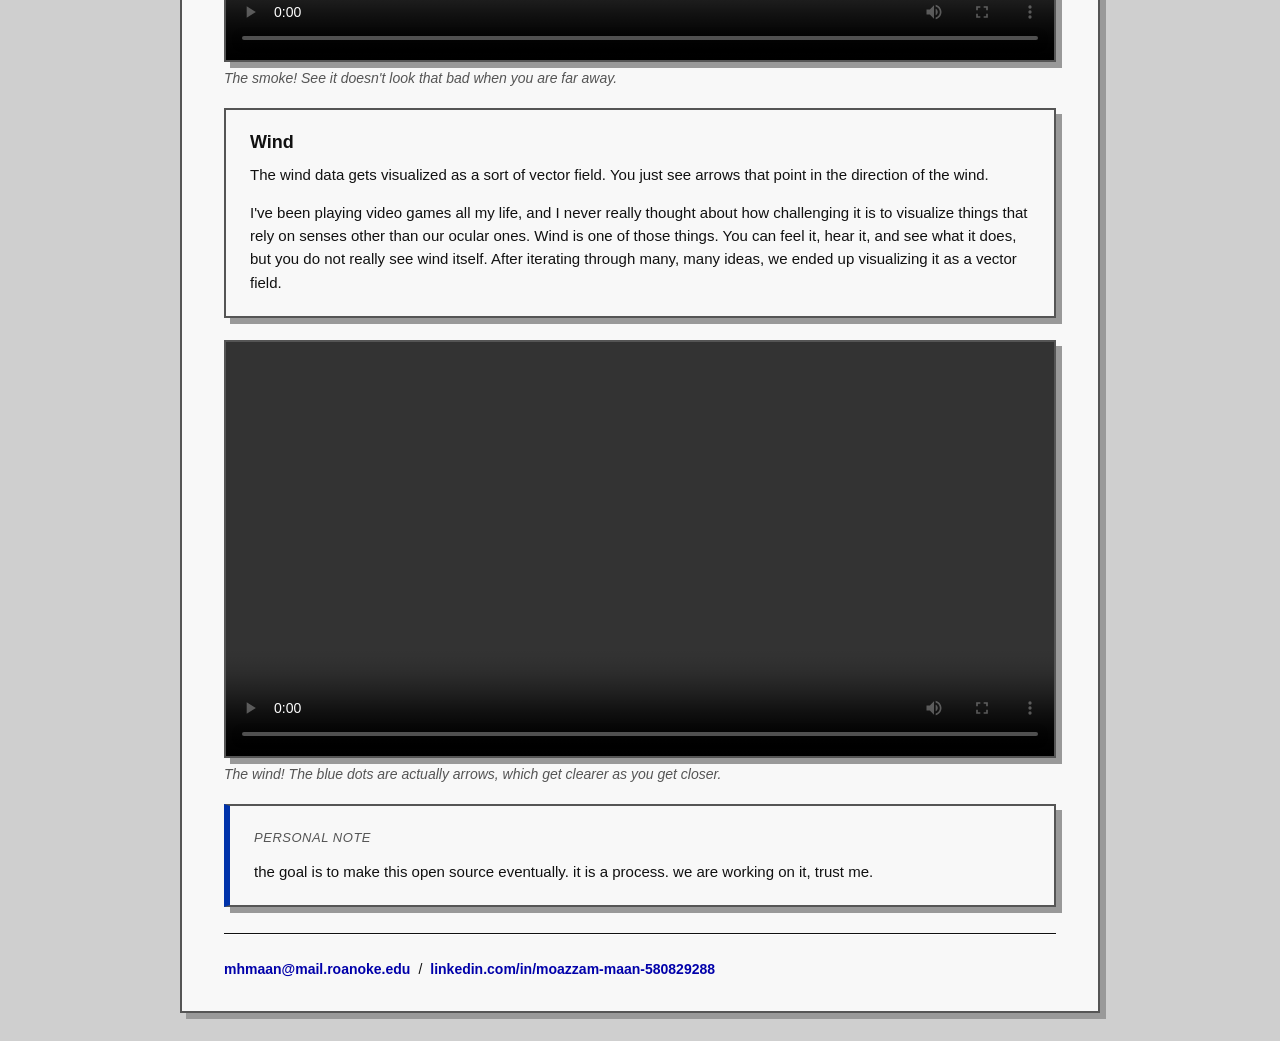
<file: fire.html>
<!doctype html>
<html lang="en">
  <head>
    <meta charset="UTF-8" />
    <meta name="viewport" content="width=device-width, initial-scale=1.0" />

    <title>3D Wildfire Visualization | Moazzam Maan</title>
    <link rel="stylesheet" href="style.css" />
  </head>

  <body>
    <main class="page">
      <header>
        <div class="name">3D Wildfire Visualization</div>
        <div class="nav">
          <a href="index.html">home</a>
          <span>/</span>
          <a href="projects.html">projects</a>
        </div>
      </header>

      <hr />

      <section class="project-page">
        <p class="tags">Wildfire Modeling</p>

        <div class="project-info">
          <p>
            <strong>Supervisor:</strong>
            <a href="https://www.roanoke.edu/profiles/shende_anil"
              >Dr. Anil Shende</a
            >
          </p>
          <p>
            <strong>Partner:</strong>
            <a href="https://www.linkedin.com/in/liz-satynska-64494b295/">
              Liz Satynska
            </a>
          </p>
        </div>

        <div class="award-note">
          <p class="award-note-label">Awards / Recognition</p>
          <p>
            Won <strong>third place</strong> at the CCSC Student Research
            Showcase in 2025.
          </p>
          <p>
            Placed <strong>top 10</strong> nationally in the SERDP/ESTCP Virtual
            Wildfire Modeling and Immersive Training Prize Challenge.
          </p>
        </div>

        <h2>Overview</h2>

        <p>
          This was a project I worked on while interning at the USDA Forest
          Service. The project revolved around
          <a href="https://research.fs.usda.gov/treesearch/59686">QUIC-Fire</a>,
          a cellular-automaton-based wildfire simulator. QUIC-Fire outputs huge
          amounts of binary simulation data, and our job was to build an
          efficient visualizer for that output. Or, as efficient as one can be
          while dealing with hundreds of gigabytes of data. Bonus points if we
          could integrate VR.
        </p>

        <h2>Presentations</h2>

        <div class="small-figure-grid">
          <figure>
            <a
              class="image-link"
              href="assets/fire/ccsc.jpg"
              target="_blank"
              rel="noopener"
            >
              <img
                src="assets/fire/ccsc.jpg"
                alt="Presenting wildfire visualization work at CCSC"
              />
            </a>
            <figcaption>
              Presenting this work at the CCSC Student Research Showcase.
            </figcaption>
          </figure>

          <figure>
            <a
              class="image-link"
              href="assets/fire/ncur.jpg"
              target="_blank"
              rel="noopener"
            >
              <img
                src="assets/fire/ncur.jpg"
                alt="Presenting wildfire visualization work at NCUR"
              />
            </a>
            <figcaption>Presenting this work at NCUR.</figcaption>
          </figure>

          <figure>
            <a
              class="image-link"
              href="assets/fire/nurva.jpg"
              target="_blank"
              rel="noopener"
            >
              <img
                src="assets/fire/nurva.jpg"
                alt="Presenting wildfire visualization work at the Virginia Capitol"
              />
            </a>
            <figcaption>
              Presenting this work at the Second Annual Undergraduate Research
              Showcase at the Capitol.
            </figcaption>
          </figure>
        </div>

        <ul>
          <li>
            <strong>CCSC Student Research Showcase, 2025.</strong>
            Presented this project at the
            <a href="http://www.ccscse.org/papercontest.php?year=39th">
              Consortium for Computing Sciences in Colleges Student Research
              Showcase</a
            >, where it won third place.
          </li>

          <li>
            <strong
              >National Conference on Undergraduate Research, 2026.</strong
            >
            Presented this project as a poster at
            <a href="https://www.cur.org/events-services/ncur/">NCUR</a>.
          </li>

          <li>
            <strong>
              Second Annual Undergraduate Research Showcase at the Capitol,
              2026.
            </strong>
            Presented this work at the Virginia Capitol. We were the only
            students from Roanoke College selected to present there.
          </li>
        </ul>

        <article class="detail-box">
          <h3>Why Web-Based?</h3>

          <p>
            To avoid licensing issues with proprietary game engines, we decided
            to go with a simple web-based solution. This also meant better
            compatibility, and our goal was to eventually have it running on a
            phone. Which we did. yay!
          </p>

          <p>
            The natural solution was
            <a href="https://aframe.io/">A-Frame</a>, which is built on
            <a href="https://threejs.org/">Three.js</a>. Three.js has been
            around since 2010, so it has a lot of support, which is very useful.
            A-Frame also supports VR - again, bonus points!
          </p>
        </article>

        <article class="detail-box">
          <h3>Terrain</h3>

          <p>
            We first read the heightmap and rendered the terrain. Then, using a
            clever
            <a href="https://en.wikipedia.org/wiki/Bounding_volume_hierarchy">
              bounding volume hierarchy</a
            >
            raycasting add-on for Three.js called
            <a href="https://github.com/gkjohnson/three-mesh-bvh">
              three-mesh-bvh</a
            >, we allow the user to walk around on the terrain with little
            computation.
          </p>
        </article>

        <figure class="wide-figure">
          <video controls preload="metadata">
            <source src="assets/fire/terrain.mp4" type="video/mp4" />
            Your browser does not support the video tag.
          </video>
          <figcaption>
            The terrain! This is based on some place in Arizona (I think). I'm
            too lazy to confirm.
          </figcaption>
        </figure>

        <article class="detail-box">
          <h3>Trees</h3>

          <p>
            We used <a href="https://www.eztree.dev/">EZTree</a> to generate the
            trees. We just needed something that worked. Trees could honestly be
            their own entire project, and making custom trees that perfectly
            matched QUIC-Fire's internal descriptions would have been a whole
            separate challenge. We did the best we could with the parameters
            EZTree exposed.
          </p>
        </article>

        <article class="detail-box">
          <h3>Fire</h3>

          <p>
            The next step was reading the fire data and visualizing it. This
            used a combination of
            <a
              href="https://www.opengl-tutorial.org/intermediate-tutorials/billboards-particles/billboards/"
            >
              billboarding</a
            >
            and custom
            <a
              href="https://developer.mozilla.org/en-US/docs/Games/Techniques/3D_on_the_web/GLSL_Shaders"
            >
              GLSL shader code</a
            >. The focus was, once again, efficiency + fidelity. We could make
            the fire look cooler later.
          </p>
        </article>

        <article class="detail-box">
          <h3>Smoke</h3>

          <p>
            QUIC-Fire also outputs smoke data. We visualized the smoke as 2D
            planes arranged in blocks, which helped preserve the
            cellular-automaton nature of the simulation.
          </p>
        </article>

        <figure class="wide-figure">
          <video controls preload="metadata">
            <source src="assets/fire/smoke.mp4" type="video/mp4" />
            Your browser does not support the video tag.
          </video>
          <figcaption>
            The smoke! See it doesn't look that bad when you are far away.
          </figcaption>
        </figure>

        <article class="detail-box">
          <h3>Wind</h3>

          <p>
            The wind data gets visualized as a sort of vector field. You just
            see arrows that point in the direction of the wind.
          </p>
          <p>
            I've been playing video games all my life, and I never really
            thought about how challenging it is to visualize things that rely on
            senses other than our ocular ones. Wind is one of those things. You
            can feel it, hear it, and see what it does, but you do not really
            see wind itself. After iterating through many, many ideas, we ended
            up visualizing it as a vector field.
          </p>
        </article>

        <figure class="wide-figure">
          <video controls preload="metadata">
            <source src="assets/fire/wind.mp4" type="video/mp4" />
            Your browser does not support the video tag.
          </video>
          <figcaption>
            The wind! The blue dots are actually arrows, which get clearer as
            you get closer.
          </figcaption>
        </figure>

        <aside class="detail-box author-note">
          <p class="author-note-label">Personal Note</p>

          <p>
            the goal is to make this open source eventually. it is a process. we
            are working on it, trust me.
          </p>
        </aside>
      </section>

      <hr />

      <footer>
        <a href="mailto:mhmaan@mail.roanoke.edu">mhmaan@mail.roanoke.edu</a>
        <span>/</span>
        <a href="https://www.linkedin.com/in/moazzam-maan-580829288/">
          linkedin.com/in/moazzam-maan-580829288
        </a>
      </footer>
    </main>
  </body>
</html>
</file>
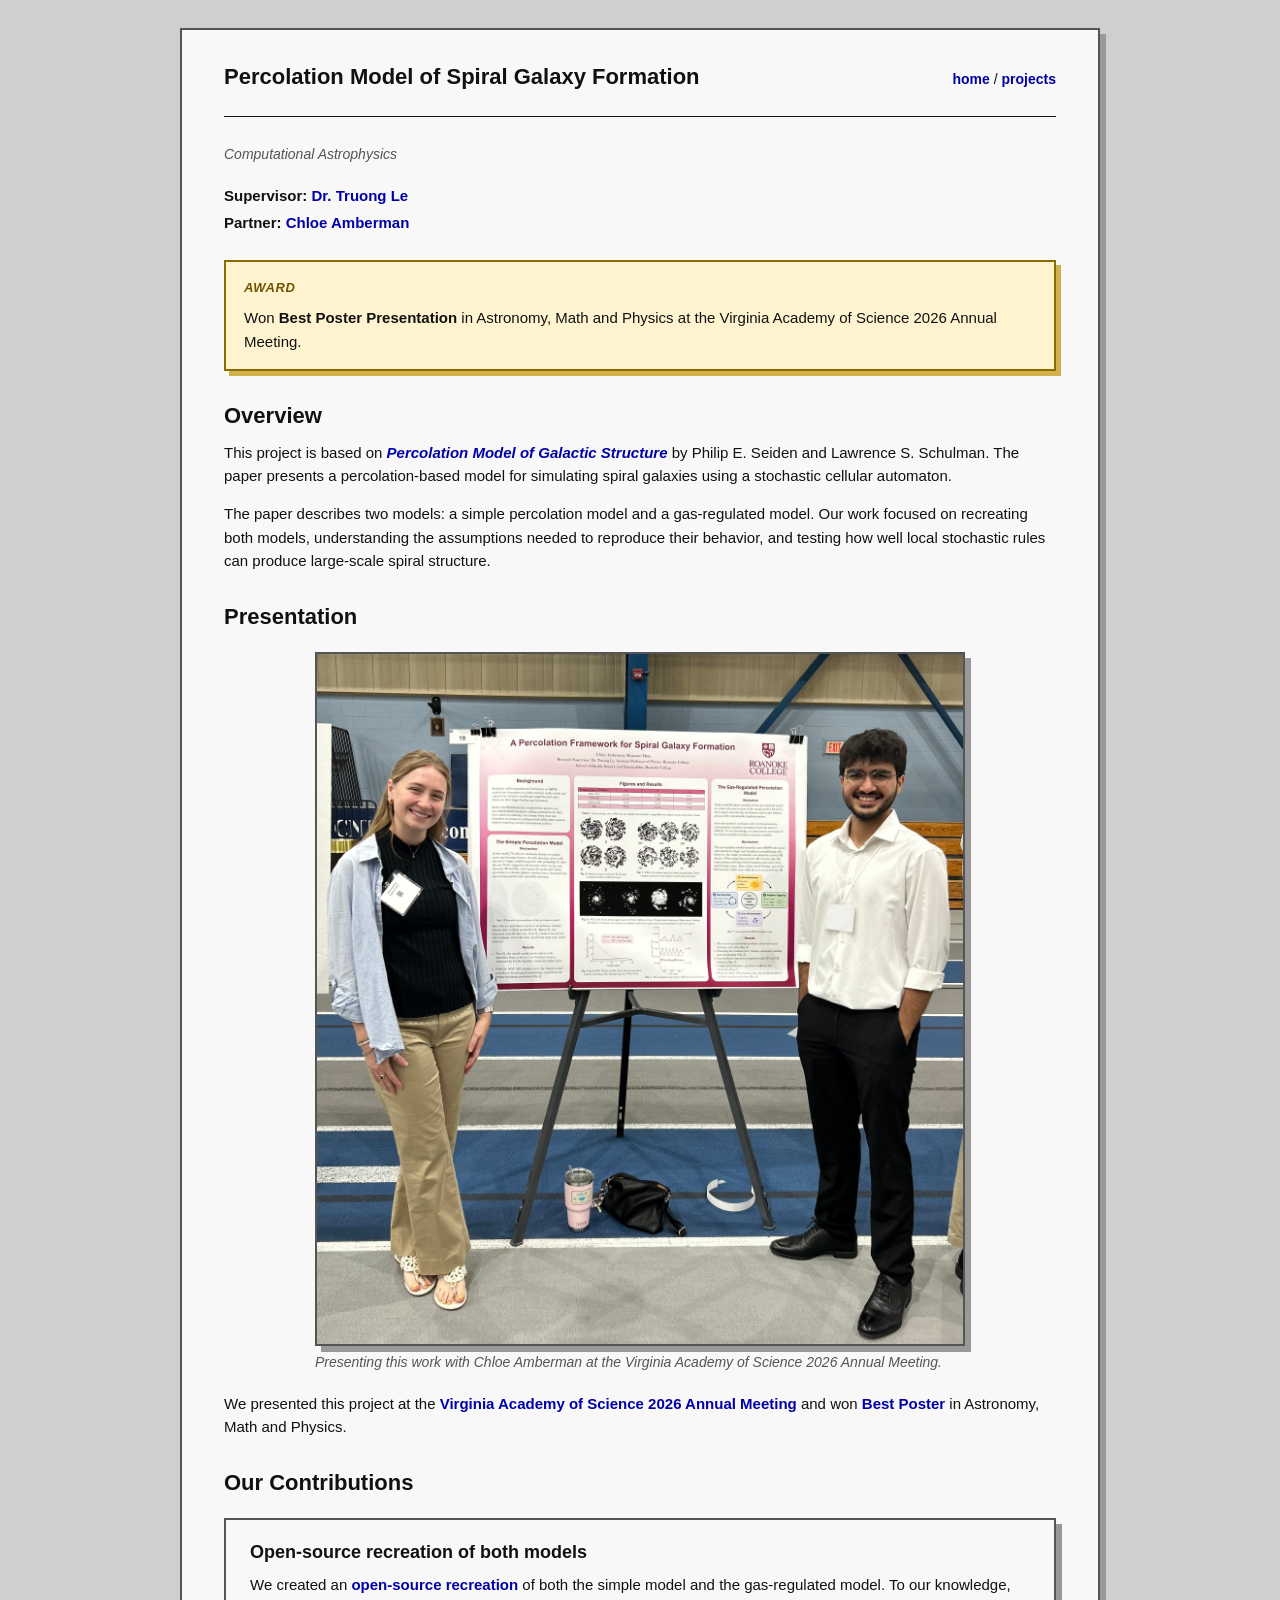
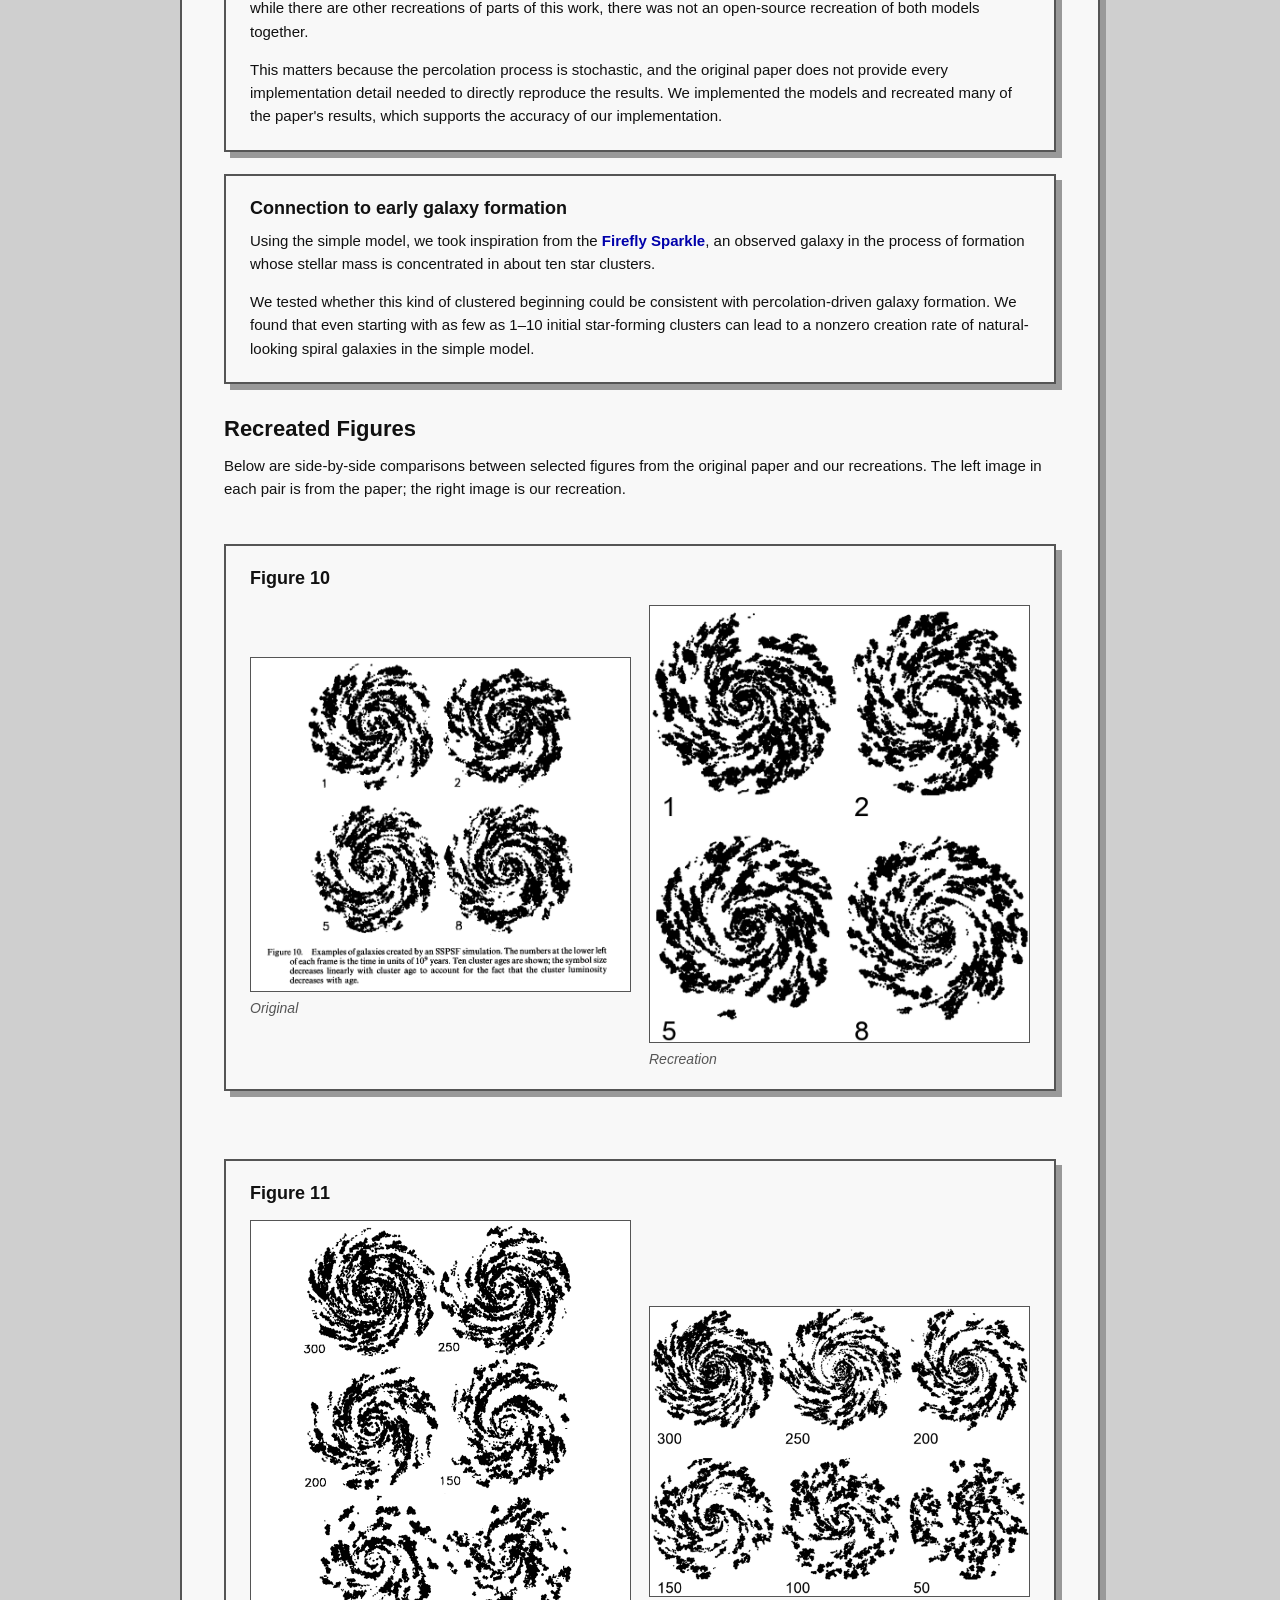
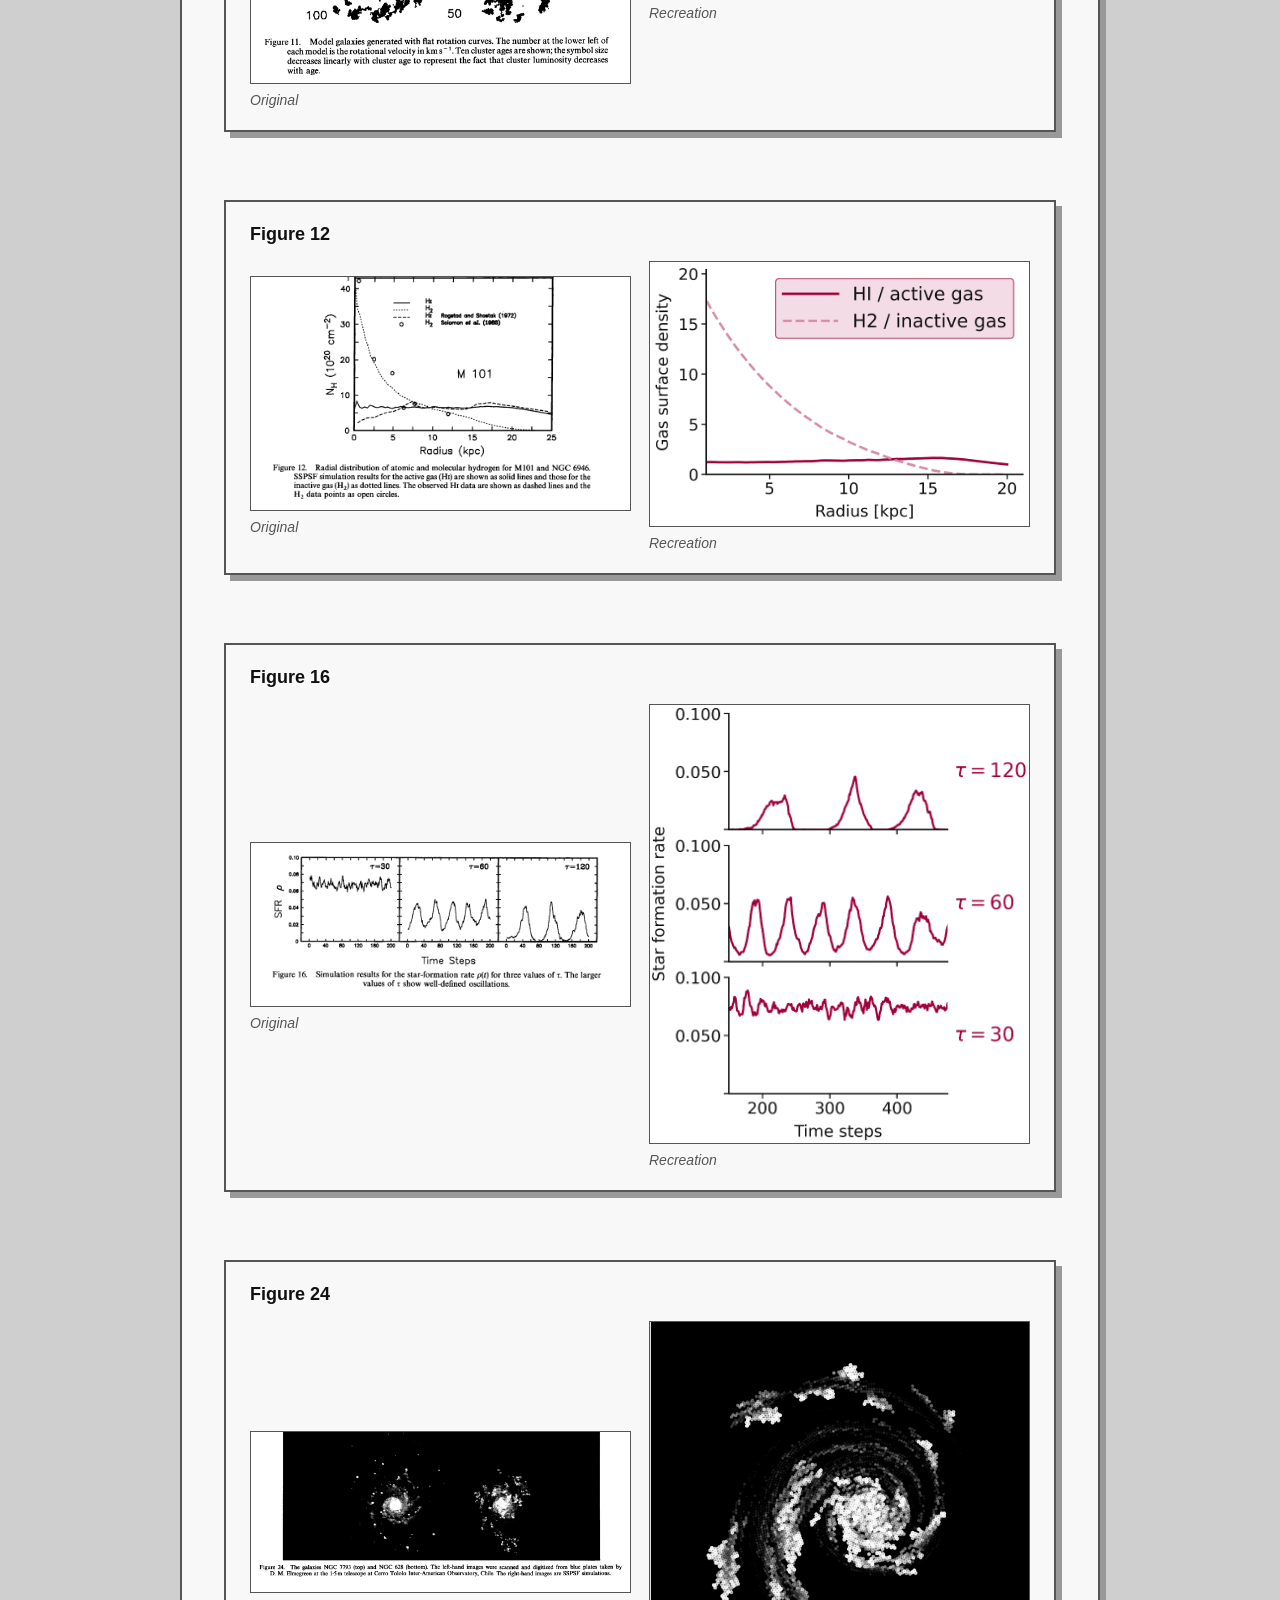
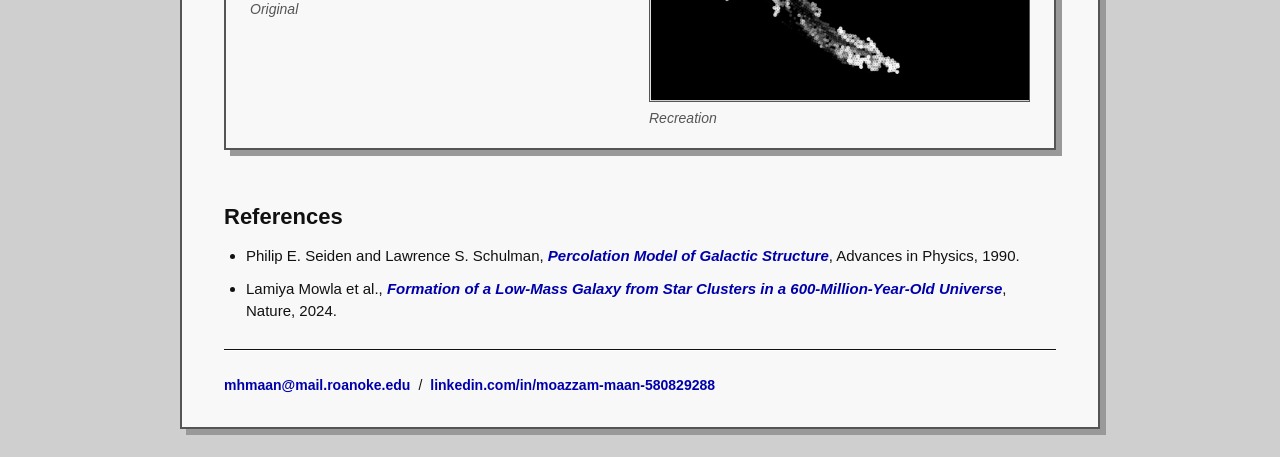
<file: galaxy.html>
<!doctype html>
<html lang="en">
  <head>
    <meta charset="UTF-8" />
    <meta name="viewport" content="width=device-width, initial-scale=1.0" />

    <title>Percolation Model of Spiral Galaxy Formation | Moazzam Maan</title>
    <link rel="stylesheet" href="style.css" />
  </head>

  <body>
    <main class="page">
      <header>
        <div class="name">Percolation Model of Spiral Galaxy Formation</div>
        <div class="nav">
          <a href="index.html">home</a>
          <span>/</span>
          <a href="projects.html">projects</a>
        </div>
      </header>

      <hr />

      <section class="project-page">
        <p class="tags">Computational Astrophysics</p>

        <div class="project-info">
          <p>
            <strong>Supervisor:</strong>
            <a href="https://www.roanoke.edu/profiles/le_truong"
              >Dr. Truong Le</a
            >
          </p>
          <p>
            <strong>Partner:</strong>
            <a href="https://www.linkedin.com/in/chloe-amberman/">
              Chloe Amberman
            </a>
          </p>
        </div>

        <div class="award-note">
          <p class="award-note-label">Award</p>
          <p>
            Won <strong>Best Poster Presentation</strong> in Astronomy, Math and
            Physics at the Virginia Academy of Science 2026 Annual Meeting.
          </p>
        </div>

        <h2>Overview</h2>

        <p>
          This project is based on
          <a href="https://doi.org/10.1080/00018739000101461">
            <em>Percolation Model of Galactic Structure</em></a
          >
          by Philip E. Seiden and Lawrence S. Schulman. The paper presents a
          percolation-based model for simulating spiral galaxies using a
          stochastic cellular automaton.
        </p>

        <p>
          The paper describes two models: a simple percolation model and a
          gas-regulated model. Our work focused on recreating both models,
          understanding the assumptions needed to reproduce their behavior, and
          testing how well local stochastic rules can produce large-scale spiral
          structure.
        </p>

        <h2>Presentation</h2>

        <figure class="wide-figure medium-figure">
          <a
            class="image-link"
            href="assets/percolation-model/vas.jpg"
            target="_blank"
            rel="noopener"
          >
            <img
              src="assets/percolation-model/vas.jpg"
              alt="Moazzam Maan and Chloe Amberman presenting at VAS 2026"
            />
          </a>
          <figcaption>
            Presenting this work with Chloe Amberman at the Virginia Academy of
            Science 2026 Annual Meeting.
          </figcaption>
        </figure>

        <p>
          We presented this project at the
          <a href="https://www.vacadsci.org/2026_annual_meeting.php">
            Virginia Academy of Science 2026 Annual Meeting</a
          >
          and won
          <a href="https://vacadsci.org/news_manager.php?page=32211">
            Best Poster</a
          >
          in Astronomy, Math and Physics.
        </p>

        <h2>Our Contributions</h2>

        <article class="detail-box">
          <h3>Open-source recreation of both models</h3>

          <p>
            We created an
            <a
              href="https://github.com/mhmaan/Schulman-Seiden-Galaxy-Simulation"
            >
              open-source recreation</a
            >
            of both the simple model and the gas-regulated model. To our
            knowledge, while there are other recreations of parts of this work,
            there was not an open-source recreation of both models together.
          </p>

          <p>
            This matters because the percolation process is stochastic, and the
            original paper does not provide every implementation detail needed
            to directly reproduce the results. We implemented the models and
            recreated many of the paper's results, which supports the accuracy
            of our implementation.
          </p>
        </article>

        <article class="detail-box">
          <h3>Connection to early galaxy formation</h3>

          <p>
            Using the simple model, we took inspiration from the
            <a href="https://www.nature.com/articles/s41586-024-08293-0">
              Firefly Sparkle</a
            >, an observed galaxy in the process of formation whose stellar mass
            is concentrated in about ten star clusters.
          </p>

          <p>
            We tested whether this kind of clustered beginning could be
            consistent with percolation-driven galaxy formation. We found that
            even starting with as few as 1–10 initial star-forming clusters can
            lead to a nonzero creation rate of natural-looking spiral galaxies
            in the simple model.
          </p>
        </article>

        <h2 id="recreated-figures">Recreated Figures</h2>

        <p>
          Below are side-by-side comparisons between selected figures from the
          original paper and our recreations. The left image in each pair is
          from the paper; the right image is our recreation.
        </p>

        <div class="comparison-grid">
          <article class="comparison-card">
            <h3>Figure 10</h3>
            <div class="comparison-pair">
              <figure>
                <a
                  class="image-link"
                  href="assets/percolation-model/them/10.png"
                  target="_blank"
                  rel="noopener"
                >
                  <img
                    src="assets/percolation-model/them/10.png"
                    alt="Original figure 10 from the paper"
                  />
                </a>
                <figcaption>Original</figcaption>
              </figure>

              <figure>
                <a
                  class="image-link"
                  href="assets/percolation-model/me/10.png"
                  target="_blank"
                  rel="noopener"
                >
                  <img
                    src="assets/percolation-model/me/10.png"
                    alt="Recreated figure 10"
                  />
                </a>
                <figcaption>Recreation</figcaption>
              </figure>
            </div>
          </article>

          <article class="comparison-card">
            <h3>Figure 11</h3>
            <div class="comparison-pair">
              <figure>
                <a
                  class="image-link"
                  href="assets/percolation-model/them/11.png"
                  target="_blank"
                  rel="noopener"
                >
                  <img
                    src="assets/percolation-model/them/11.png"
                    alt="Original figure 11 from the paper"
                  />
                </a>
                <figcaption>Original</figcaption>
              </figure>

              <figure>
                <a
                  class="image-link"
                  href="assets/percolation-model/me/11.png"
                  target="_blank"
                  rel="noopener"
                >
                  <img
                    src="assets/percolation-model/me/11.png"
                    alt="Recreated figure 11"
                  />
                </a>
                <figcaption>Recreation</figcaption>
              </figure>
            </div>
          </article>

          <article class="comparison-card">
            <h3>Figure 12</h3>
            <div class="comparison-pair">
              <figure>
                <a
                  class="image-link"
                  href="assets/percolation-model/them/12.png"
                  target="_blank"
                  rel="noopener"
                >
                  <img
                    src="assets/percolation-model/them/12.png"
                    alt="Original figure 12 from the paper"
                  />
                </a>
                <figcaption>Original</figcaption>
              </figure>

              <figure>
                <a
                  class="image-link"
                  href="assets/percolation-model/me/12.png"
                  target="_blank"
                  rel="noopener"
                >
                  <img
                    src="assets/percolation-model/me/12.png"
                    alt="Recreated figure 12"
                  />
                </a>
                <figcaption>Recreation</figcaption>
              </figure>
            </div>
          </article>

          <article class="comparison-card">
            <h3>Figure 16</h3>
            <div class="comparison-pair">
              <figure>
                <a
                  class="image-link"
                  href="assets/percolation-model/them/16.png"
                  target="_blank"
                  rel="noopener"
                >
                  <img
                    src="assets/percolation-model/them/16.png"
                    alt="Original figure 16 from the paper"
                  />
                </a>
                <figcaption>Original</figcaption>
              </figure>

              <figure>
                <a
                  class="image-link"
                  href="assets/percolation-model/me/16.png"
                  target="_blank"
                  rel="noopener"
                >
                  <img
                    src="assets/percolation-model/me/16.png"
                    alt="Recreated figure 16"
                  />
                </a>
                <figcaption>Recreation</figcaption>
              </figure>
            </div>
          </article>

          <article class="comparison-card">
            <h3>Figure 24</h3>
            <div class="comparison-pair">
              <figure>
                <a
                  class="image-link"
                  href="assets/percolation-model/them/24.png"
                  target="_blank"
                  rel="noopener"
                >
                  <img
                    src="assets/percolation-model/them/24.png"
                    alt="Original figure 24 from the paper"
                  />
                </a>
                <figcaption>Original</figcaption>
              </figure>

              <figure>
                <a
                  class="image-link"
                  href="assets/percolation-model/me/24.png"
                  target="_blank"
                  rel="noopener"
                >
                  <img
                    src="assets/percolation-model/me/24.png"
                    alt="Recreated figure 24"
                  />
                </a>
                <figcaption>Recreation</figcaption>
              </figure>
            </div>
          </article>
        </div>

        <h2>References</h2>

        <ul>
          <li>
            Philip E. Seiden and Lawrence S. Schulman,
            <a href="https://doi.org/10.1080/00018739000101461">
              <em>Percolation Model of Galactic Structure</em></a
            >, Advances in Physics, 1990.
          </li>

          <li>
            Lamiya Mowla et al.,
            <a href="https://www.nature.com/articles/s41586-024-08293-0">
              <em>
                Formation of a Low-Mass Galaxy from Star Clusters in a
                600-Million-Year-Old Universe</em
              ></a
            >, Nature, 2024.
          </li>
        </ul>
      </section>

      <hr />

      <footer>
        <a href="mailto:mhmaan@mail.roanoke.edu">mhmaan@mail.roanoke.edu</a>
        <span>/</span>
        <a href="https://www.linkedin.com/in/moazzam-maan-580829288/">
          linkedin.com/in/moazzam-maan-580829288
        </a>
      </footer>
    </main>
  </body>
</html>
</file>
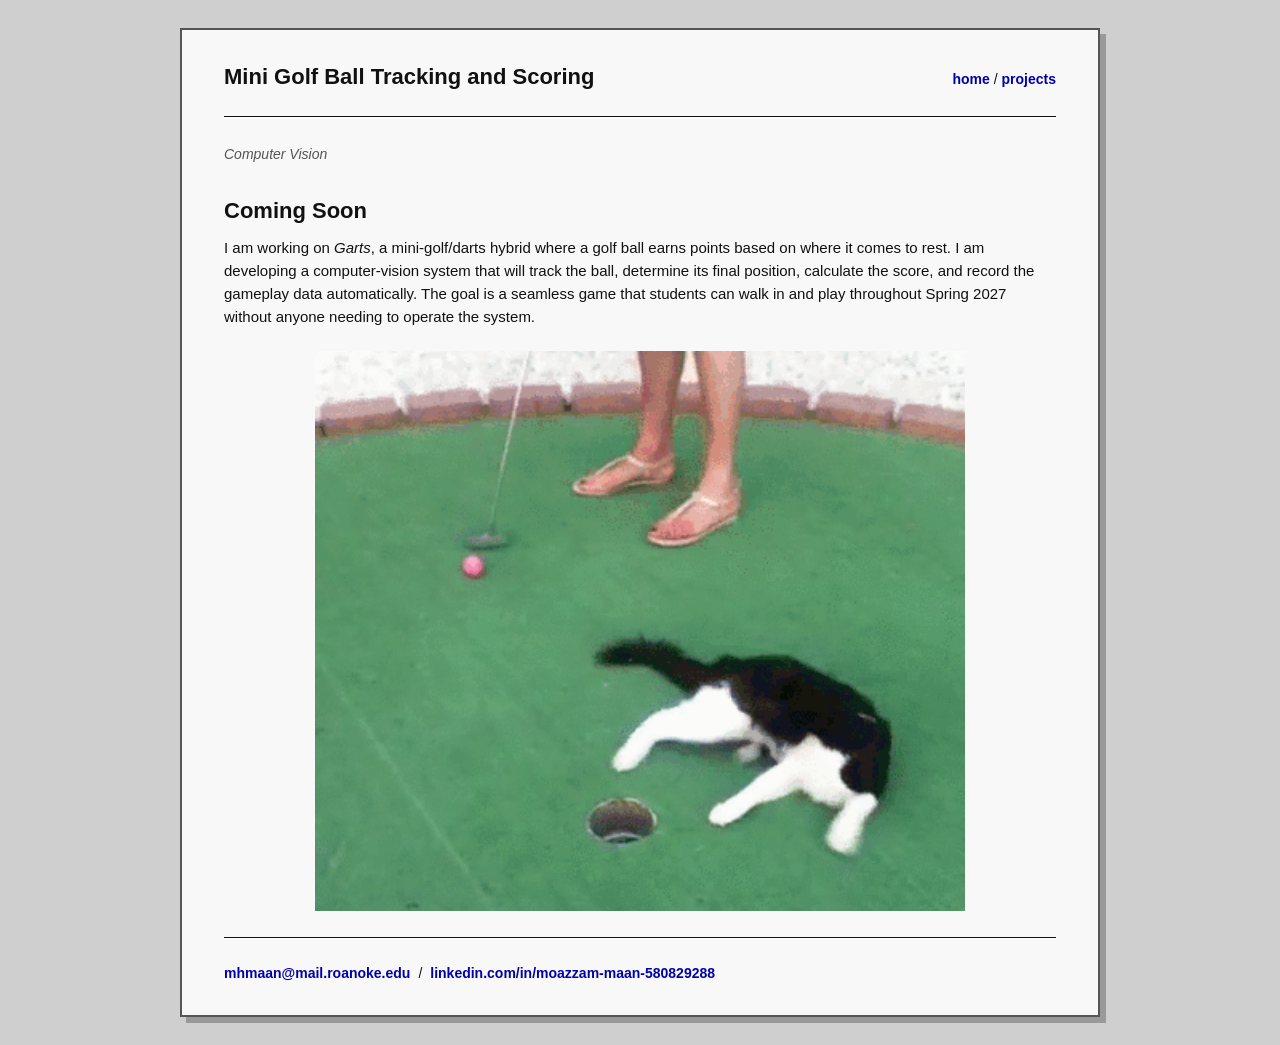
<file: garts.html>
<!doctype html>
<html lang="en">
  <head>
    <meta charset="UTF-8" />
    <meta name="viewport" content="width=device-width, initial-scale=1.0" />

    <title>Mini Golf Ball Tracking and Scoring | Moazzam Maan</title>
    <link rel="stylesheet" href="style.css" />
  </head>

  <body>
    <main class="page">
      <header>
        <div class="name">Mini Golf Ball Tracking and Scoring</div>
        <div class="nav">
          <a href="index.html">home</a>
          <span>/</span>
          <a href="projects.html">projects</a>
        </div>
      </header>

      <hr />

      <section class="project-page">
        <p class="tags">Computer Vision</p>

        <h2>Coming Soon</h2>

        <p>
          I am working on <em>Garts</em>, a mini-golf/darts hybrid where a golf
          ball earns points based on where it comes to rest. I am developing a
          computer-vision system that will track the ball, determine its final
          position, calculate the score, and record the gameplay data
          automatically. The goal is a seamless game that students can walk in
          and play throughout Spring 2027 without anyone needing to operate the
          system.
        </p>
        <figure class="medium-figure plain-media">
          <img src="assets/garts/golf_cat.gif" alt="Cat playing mini golf." />
        </figure>
      </section>

      <hr />

      <footer>
        <a href="mailto:mhmaan@mail.roanoke.edu">mhmaan@mail.roanoke.edu</a>
        <span>/</span>
        <a href="https://www.linkedin.com/in/moazzam-maan-580829288/">
          linkedin.com/in/moazzam-maan-580829288
        </a>
      </footer>
    </main>
  </body>
</html>
</file>
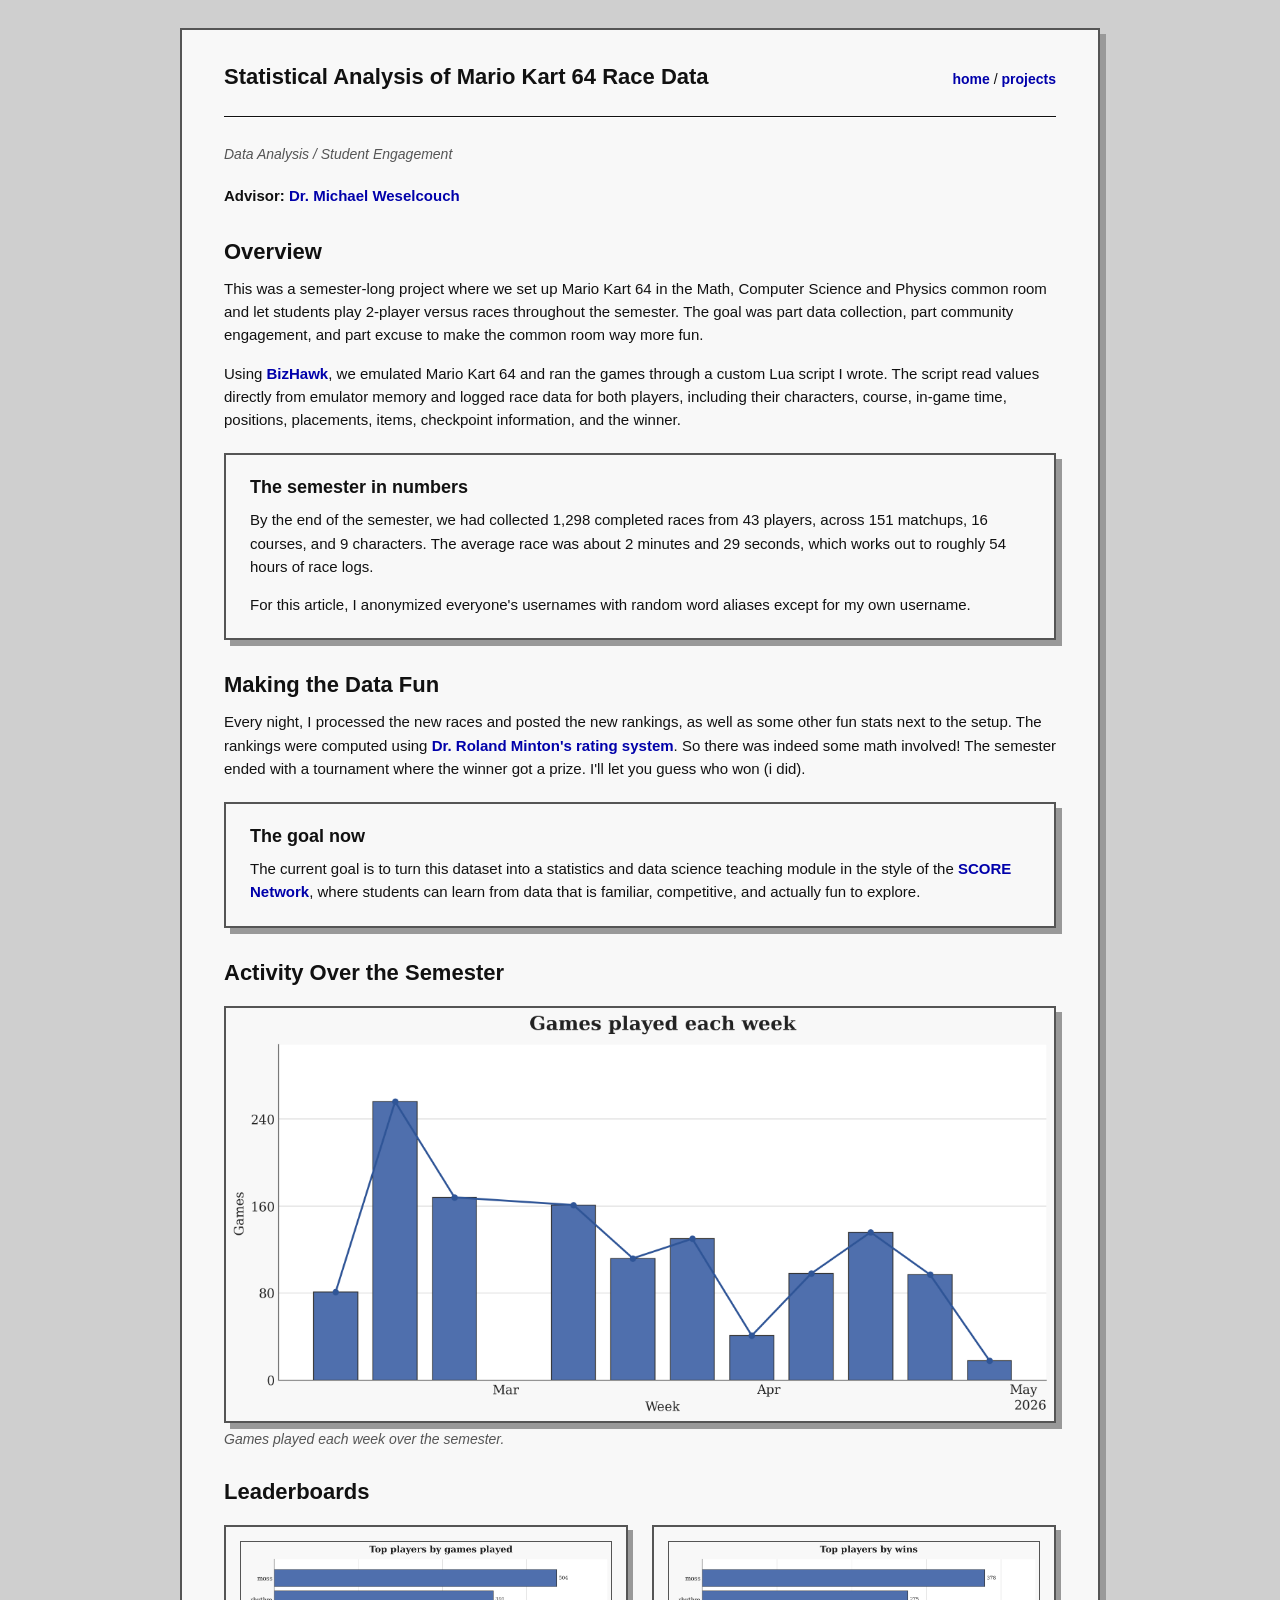
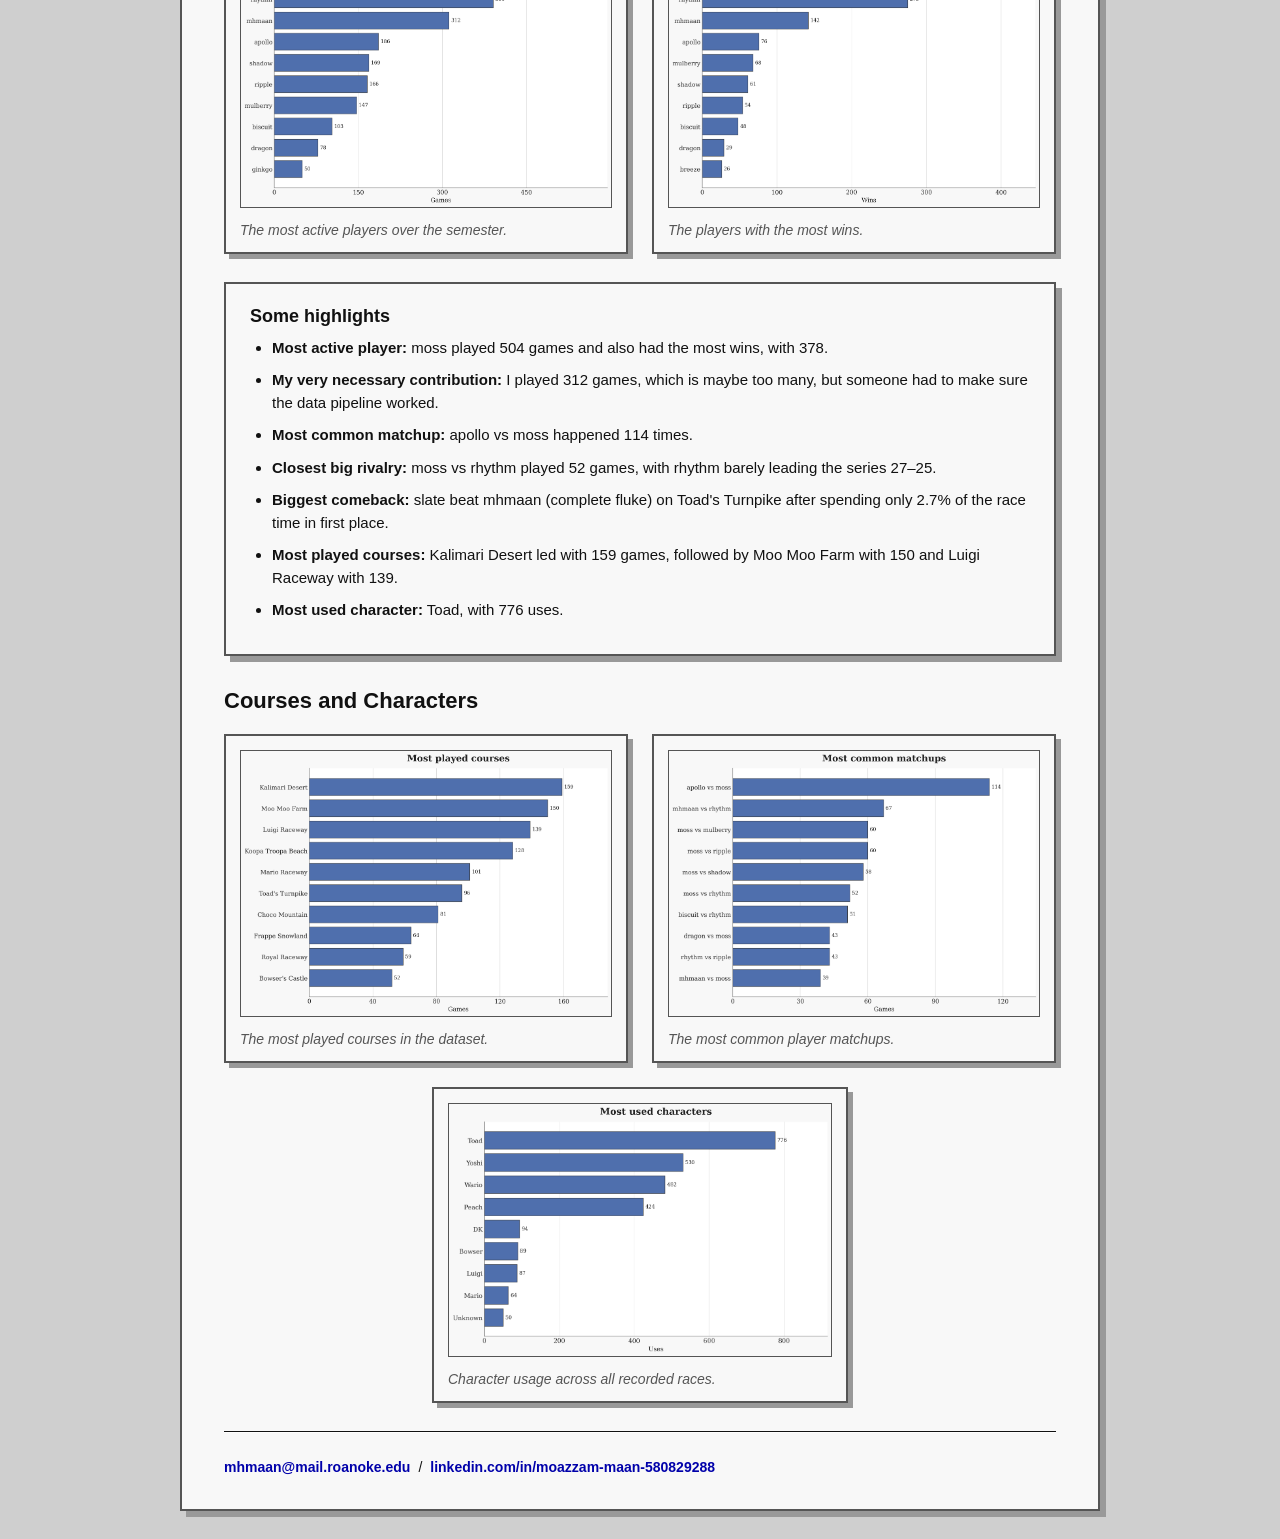
<file: kart.html>
<!doctype html>
<html lang="en">
  <head>
    <meta charset="UTF-8" />
    <meta name="viewport" content="width=device-width, initial-scale=1.0" />

    <title>Statistical Analysis of Mario Kart 64 Race Data | Moazzam Maan</title>
    <link rel="stylesheet" href="style.css" />
  </head>

  <body>
    <main class="page">
      <header>
        <div class="name">Statistical Analysis of Mario Kart 64 Race Data</div>
        <div class="nav">
          <a href="index.html">home</a>
          <span>/</span>
          <a href="projects.html">projects</a>
        </div>
      </header>

      <hr />

      <section class="project-page">
        <p class="tags">Data Analysis / Student Engagement</p>

        <div class="project-info">
          <p>
            <strong>Advisor:</strong>
            <a href="https://www.roanoke.edu/profiles/weselcouch_michael">
              Dr. Michael Weselcouch
            </a>
          </p>
        </div>

        <h2>Overview</h2>

        <p>
          This was a semester-long project where we set up Mario Kart 64 in the
          Math, Computer Science and Physics common room and let students play
          2-player versus races throughout the semester. The goal was part data
          collection, part community engagement, and part excuse to make the
          common room way more fun.
        </p>

        <p>
          Using <a href="https://tasvideos.org/Bizhawk">BizHawk</a>, we emulated
          Mario Kart 64 and ran the games through a custom Lua script I wrote.
          The script read values directly from emulator memory and logged race
          data for both players, including their characters, course, in-game
          time, positions, placements, items, checkpoint information, and the
          winner.
        </p>

        <article class="detail-box">
          <h3>The semester in numbers</h3>

          <p>
            By the end of the semester, we had collected 1,298 completed races
            from 43 players, across 151 matchups, 16 courses, and 9 characters.
            The average race was about 2 minutes and 29 seconds, which works out
            to roughly 54 hours of race logs.
          </p>

          <p>
            For this article, I anonymized everyone's usernames with random word
            aliases except for my own username.
          </p>
        </article>

        <h2>Making the Data Fun</h2>

        <p>
          Every night, I processed the new races and posted the new rankings, as
          well as some other fun stats next to the setup. The rankings were
          computed using
          <a href="https://apps.roanoke.edu/minton/RatingsPaper.pdf">
            Dr. Roland Minton's rating system</a
          >. So there was indeed some math involved! The semester ended with a
          tournament where the winner got a prize. I'll let you guess who won (i
          did).
        </p>

        <article class="detail-box">
          <h3>The goal now</h3>
          <p>
            The current goal is to turn this dataset into a statistics and data
            science teaching module in the style of the
            <a href="https://scorenetwork.org/">SCORE Network</a>, where
            students can learn from data that is familiar, competitive, and
            actually fun to explore.
          </p>
        </article>

        <h2>Activity Over the Semester</h2>

        <figure class="wide-figure">
          <a
            class="image-link"
            href="assets/kart/games_by_week.png"
            target="_blank"
            rel="noopener"
          >
            <img
              src="assets/kart/games_by_week.png"
              alt="Games played each week during the Mario Kart 64 project"
            />
          </a>
          <figcaption>Games played each week over the semester.</figcaption>
        </figure>

        <h2>Leaderboards</h2>

        <div class="small-figure-grid">
          <figure>
            <a
              class="image-link"
              href="assets/kart/top_players_by_games.png"
              target="_blank"
              rel="noopener"
            >
              <img
                src="assets/kart/top_players_by_games.png"
                alt="Top players by number of games played"
              />
            </a>
            <figcaption>The most active players over the semester.</figcaption>
          </figure>

          <figure>
            <a
              class="image-link"
              href="assets/kart/top_players_by_wins.png"
              target="_blank"
              rel="noopener"
            >
              <img
                src="assets/kart/top_players_by_wins.png"
                alt="Top players by number of wins"
              />
            </a>
            <figcaption>The players with the most wins.</figcaption>
          </figure>
        </div>

        <article class="detail-box">
          <h3>Some highlights</h3>

          <ul class="highlight-list">
            <li>
              <strong>Most active player:</strong> moss played 504 games and
              also had the most wins, with 378.
            </li>

            <li>
              <strong>My very necessary contribution:</strong> I played 312
              games, which is maybe too many, but someone had to make sure the
              data pipeline worked.
            </li>

            <li>
              <strong>Most common matchup:</strong> apollo vs moss happened 114
              times.
            </li>

            <li>
              <strong>Closest big rivalry:</strong> moss vs rhythm played 52
              games, with rhythm barely leading the series 27–25.
            </li>

            <li>
              <strong>Biggest comeback:</strong> slate beat mhmaan (complete
              fluke) on Toad's Turnpike after spending only 2.7% of the race
              time in first place.
            </li>

            <li>
              <strong>Most played courses:</strong> Kalimari Desert led with 159
              games, followed by Moo Moo Farm with 150 and Luigi Raceway with
              139.
            </li>

            <li><strong>Most used character:</strong> Toad, with 776 uses.</li>
          </ul>
        </article>

        <h2>Courses and Characters</h2>

        <div class="small-figure-grid">
          <figure>
            <a
              class="image-link"
              href="assets/kart/most_played_courses.png"
              target="_blank"
              rel="noopener"
            >
              <img
                src="assets/kart/most_played_courses.png"
                alt="Most played Mario Kart 64 courses"
              />
            </a>
            <figcaption>The most played courses in the dataset.</figcaption>
          </figure>

          <figure>
            <a
              class="image-link"
              href="assets/kart/most_common_matchups.png"
              target="_blank"
              rel="noopener"
            >
              <img
                src="assets/kart/most_common_matchups.png"
                alt="Most common player matchups"
              />
            </a>
            <figcaption>The most common player matchups.</figcaption>
          </figure>

          <figure>
            <a
              class="image-link"
              href="assets/kart/character_usage.png"
              target="_blank"
              rel="noopener"
            >
              <img
                src="assets/kart/character_usage.png"
                alt="Mario Kart 64 character usage"
              />
            </a>
            <figcaption>Character usage across all recorded races.</figcaption>
          </figure>
        </div>
      </section>

      <hr />

      <footer>
        <a href="mailto:mhmaan@mail.roanoke.edu">mhmaan@mail.roanoke.edu</a>
        <span>/</span>
        <a href="https://www.linkedin.com/in/moazzam-maan-580829288/">
          linkedin.com/in/moazzam-maan-580829288
        </a>
      </footer>
    </main>
  </body>
</html>
</file>
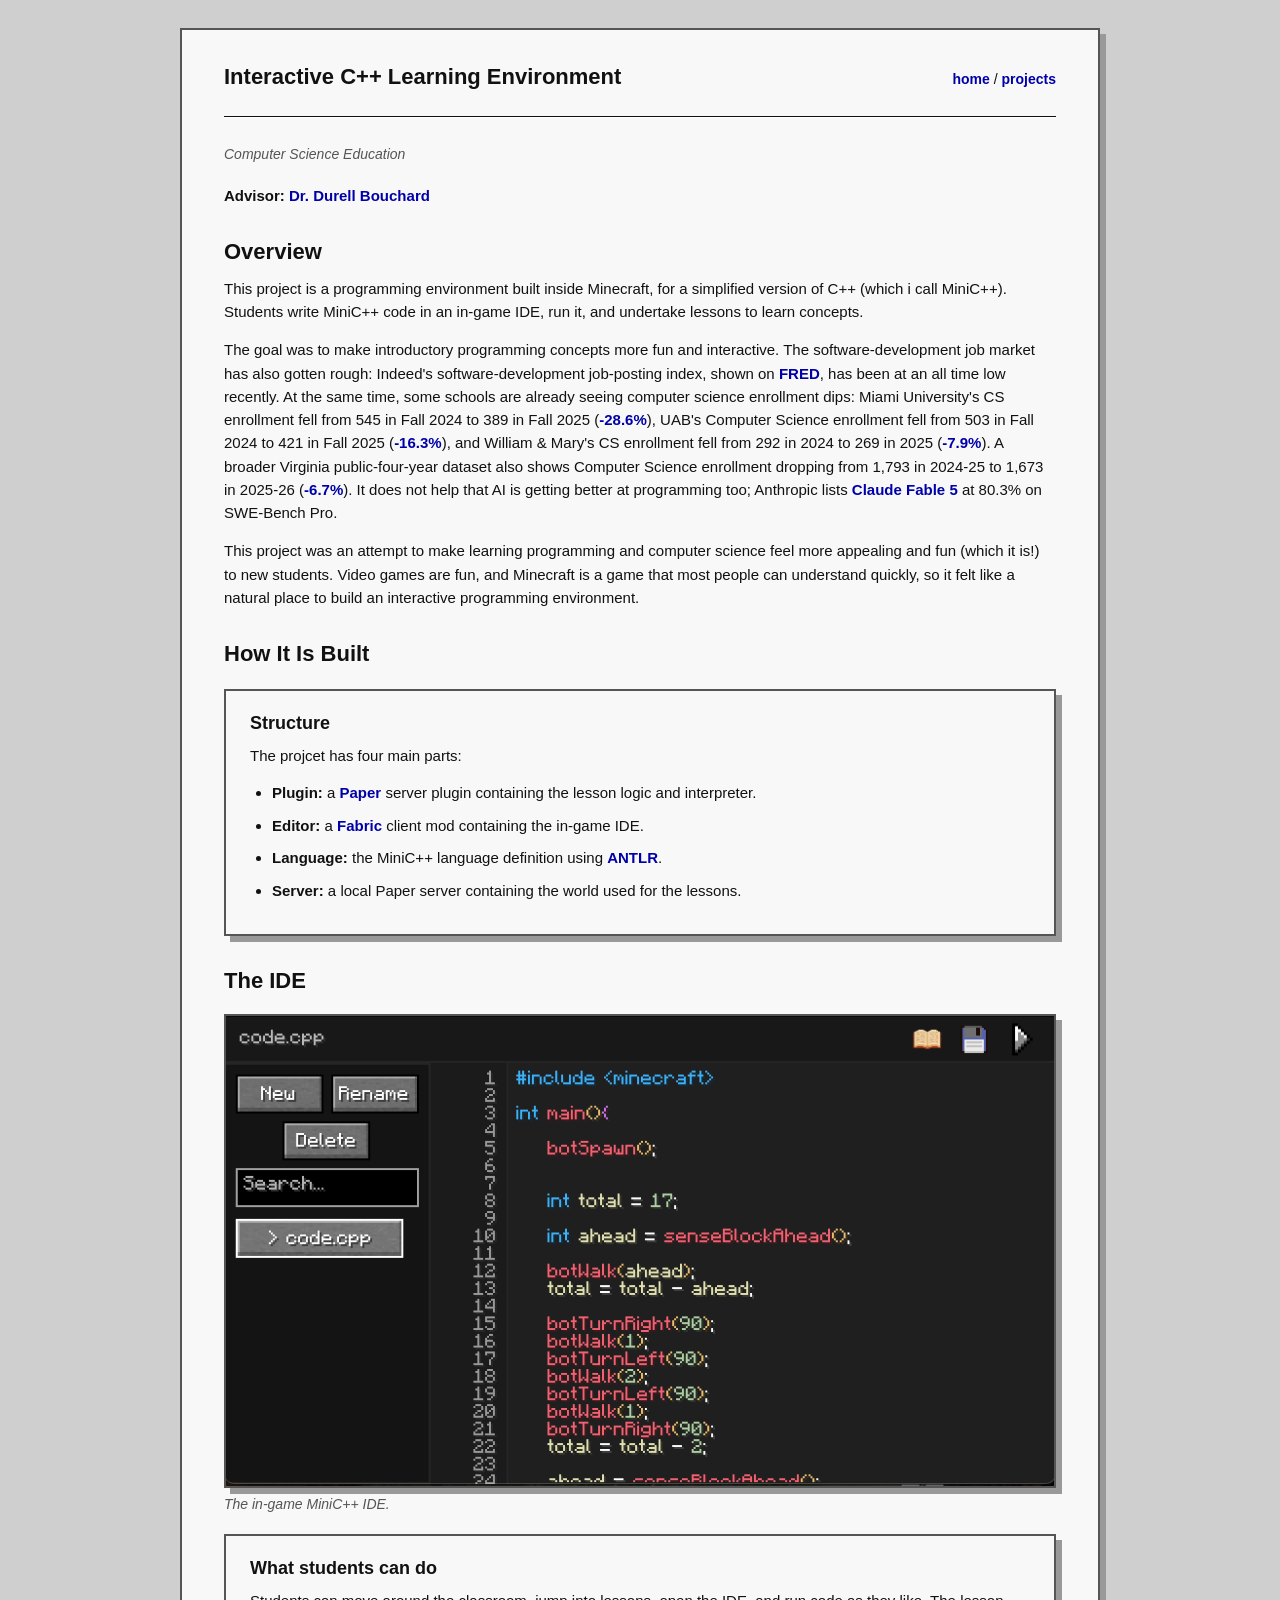
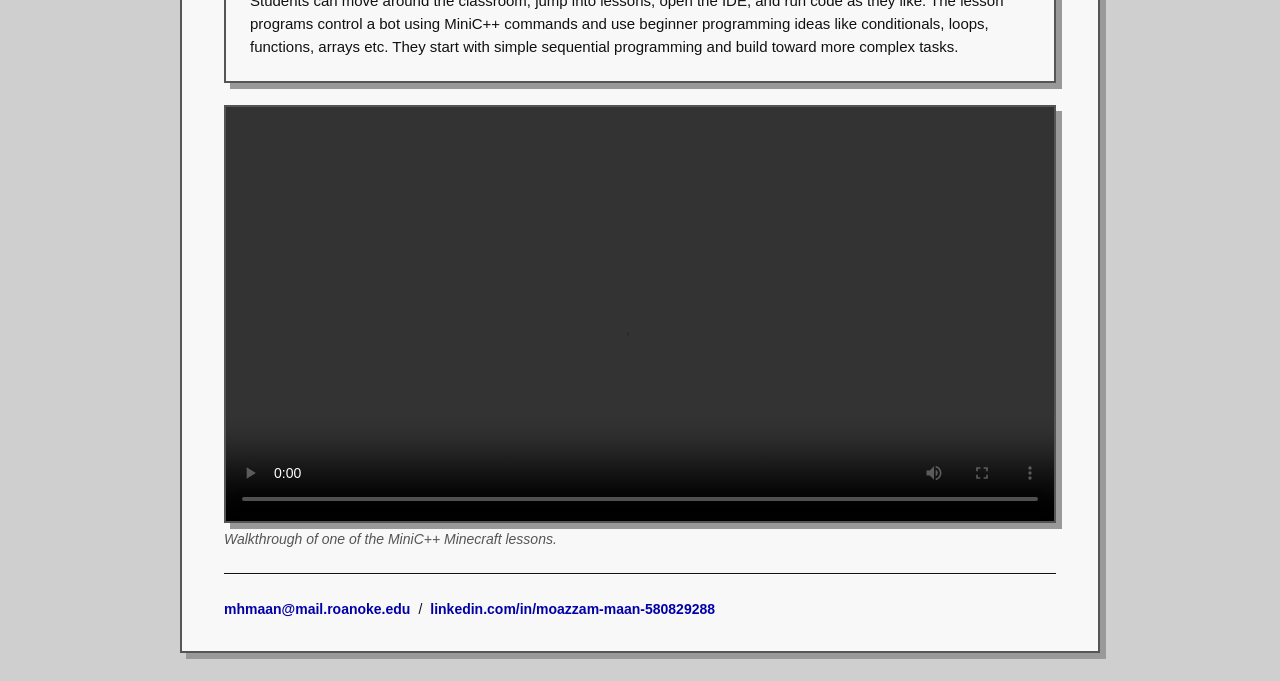
<file: minecraft.html>
<!doctype html>
<html lang="en">
  <head>
    <meta charset="UTF-8" />
    <meta name="viewport" content="width=device-width, initial-scale=1.0" />

    <title>Interactive C++ Learning Environment | Moazzam Maan</title>
    <link rel="stylesheet" href="style.css" />
  </head>

  <body>
    <main class="page">
      <header>
        <div class="name">Interactive C++ Learning Environment</div>
        <div class="nav">
          <a href="index.html">home</a>
          <span>/</span>
          <a href="projects.html">projects</a>
        </div>
      </header>

      <hr />

      <section class="project-page">
        <p class="tags">Computer Science Education</p>

        <div class="project-info">
          <p>
            <strong>Advisor:</strong>
            <a href="https://www.roanoke.edu/profiles/bouchard_durell">
              Dr. Durell Bouchard
            </a>
          </p>
        </div>

        <h2>Overview</h2>

        <p>
          This project is a programming environment built inside Minecraft, for
          a simplified version of C++ (which i call MiniC++). Students write
          MiniC++ code in an in-game IDE, run it, and undertake lessons to learn
          concepts.
        </p>

        <p>
          The goal was to make introductory programming concepts more fun and
          interactive. The software-development job market has also gotten
          rough: Indeed's software-development job-posting index, shown on
          <a href="https://fred.stlouisfed.org/series/IHLIDXUSTPSOFTDEVE"
            >FRED</a
          >, has been at an all time low recently. At the same time, some
          schools are already seeing computer science enrollment dips: Miami
          University's CS enrollment fell from 545 in Fall 2024 to 389 in Fall
          2025 (<a
            href="https://miamioh.edu/cec/about/accreditations-numbers.html"
            >-28.6%</a
          >), UAB's Computer Science enrollment fell from 503 in Fall 2024 to
          421 in Fall 2025 (<a
            href="https://www.uab.edu/institutionaleffectiveness/images/documents/enrollment-by-major/Fall-2025-Undergraduate-Enrollment-by-Major-and-Degree-Level.pdf"
            >-16.3%</a
          >), and William & Mary's CS enrollment fell from 292 in 2024 to 269 in
          2025 (<a
            href="https://www.wm.edu/offices/provost/data-trends/student-enrollment/undergraduate/"
            >-7.9%</a
          >). A broader Virginia public-four-year dataset also shows Computer
          Science enrollment dropping from 1,793 in 2024-25 to 1,673 in 2025-26
          (<a href="https://research.schev.edu/TechTalent">-6.7%</a>). It does
          not help that AI is getting better at programming too; Anthropic lists
          <a href="https://www.anthropic.com/claude/fable">Claude Fable 5</a> at
          80.3% on SWE-Bench Pro.
        </p>

        <p>
          This project was an attempt to make learning programming and computer
          science feel more appealing and fun (which it is!) to new students.
          Video games are fun, and Minecraft is a game that most people can
          understand quickly, so it felt like a natural place to build an
          interactive programming environment.
        </p>

        <h2>How It Is Built</h2>

        <article class="detail-box">
          <h3>Structure</h3>

          <p>The projcet has four main parts:</p>

          <ul class="highlight-list">
            <li>
              <strong>Plugin:</strong> a
              <a href="https://papermc.io/downloads/paper">Paper</a> server
              plugin containing the lesson logic and interpreter.
            </li>

            <li>
              <strong>Editor:</strong> a
              <a href="https://fabricmc.net/">Fabric</a> client mod containing
              the in-game IDE.
            </li>

            <li>
              <strong>Language:</strong> the MiniC++ language definition using
              <a href="https://www.antlr.org/">ANTLR</a>.
            </li>

            <li>
              <strong>Server:</strong> a local Paper server containing the world
              used for the lessons.
            </li>
          </ul>
        </article>

        <h2>The IDE</h2>

        <figure class="wide-figure">
          <a
            class="image-link"
            href="assets/minecraft/IDE.png"
            target="_blank"
            rel="noopener"
          >
            <img
              src="assets/minecraft/IDE.png"
              alt="MiniC++ IDE running inside Minecraft"
            />
          </a>
          <figcaption>The in-game MiniC++ IDE.</figcaption>
        </figure>

        <article class="detail-box">
          <h3>What students can do</h3>

          <p>
            Students can move around the classroom, jump into lessons, open the
            IDE, and run code as they like. The lesson programs control a bot
            using MiniC++ commands and use beginner programming ideas like
            conditionals, loops, functions, arrays etc. They start with simple
            sequential programming and build toward more complex tasks.
          </p>
        </article>

        <figure class="wide-figure">
          <video controls preload="metadata">
            <source src="assets/minecraft/lesson.mp4" type="video/mp4" />
            Your browser does not support the video tag.
          </video>
          <figcaption>
            Walkthrough of one of the MiniC++ Minecraft lessons.
          </figcaption>
        </figure>
      </section>

      <hr />

      <footer>
        <a href="mailto:mhmaan@mail.roanoke.edu">mhmaan@mail.roanoke.edu</a>
        <span>/</span>
        <a href="https://www.linkedin.com/in/moazzam-maan-580829288/">
          linkedin.com/in/moazzam-maan-580829288
        </a>
      </footer>
    </main>
  </body>
</html>
</file>
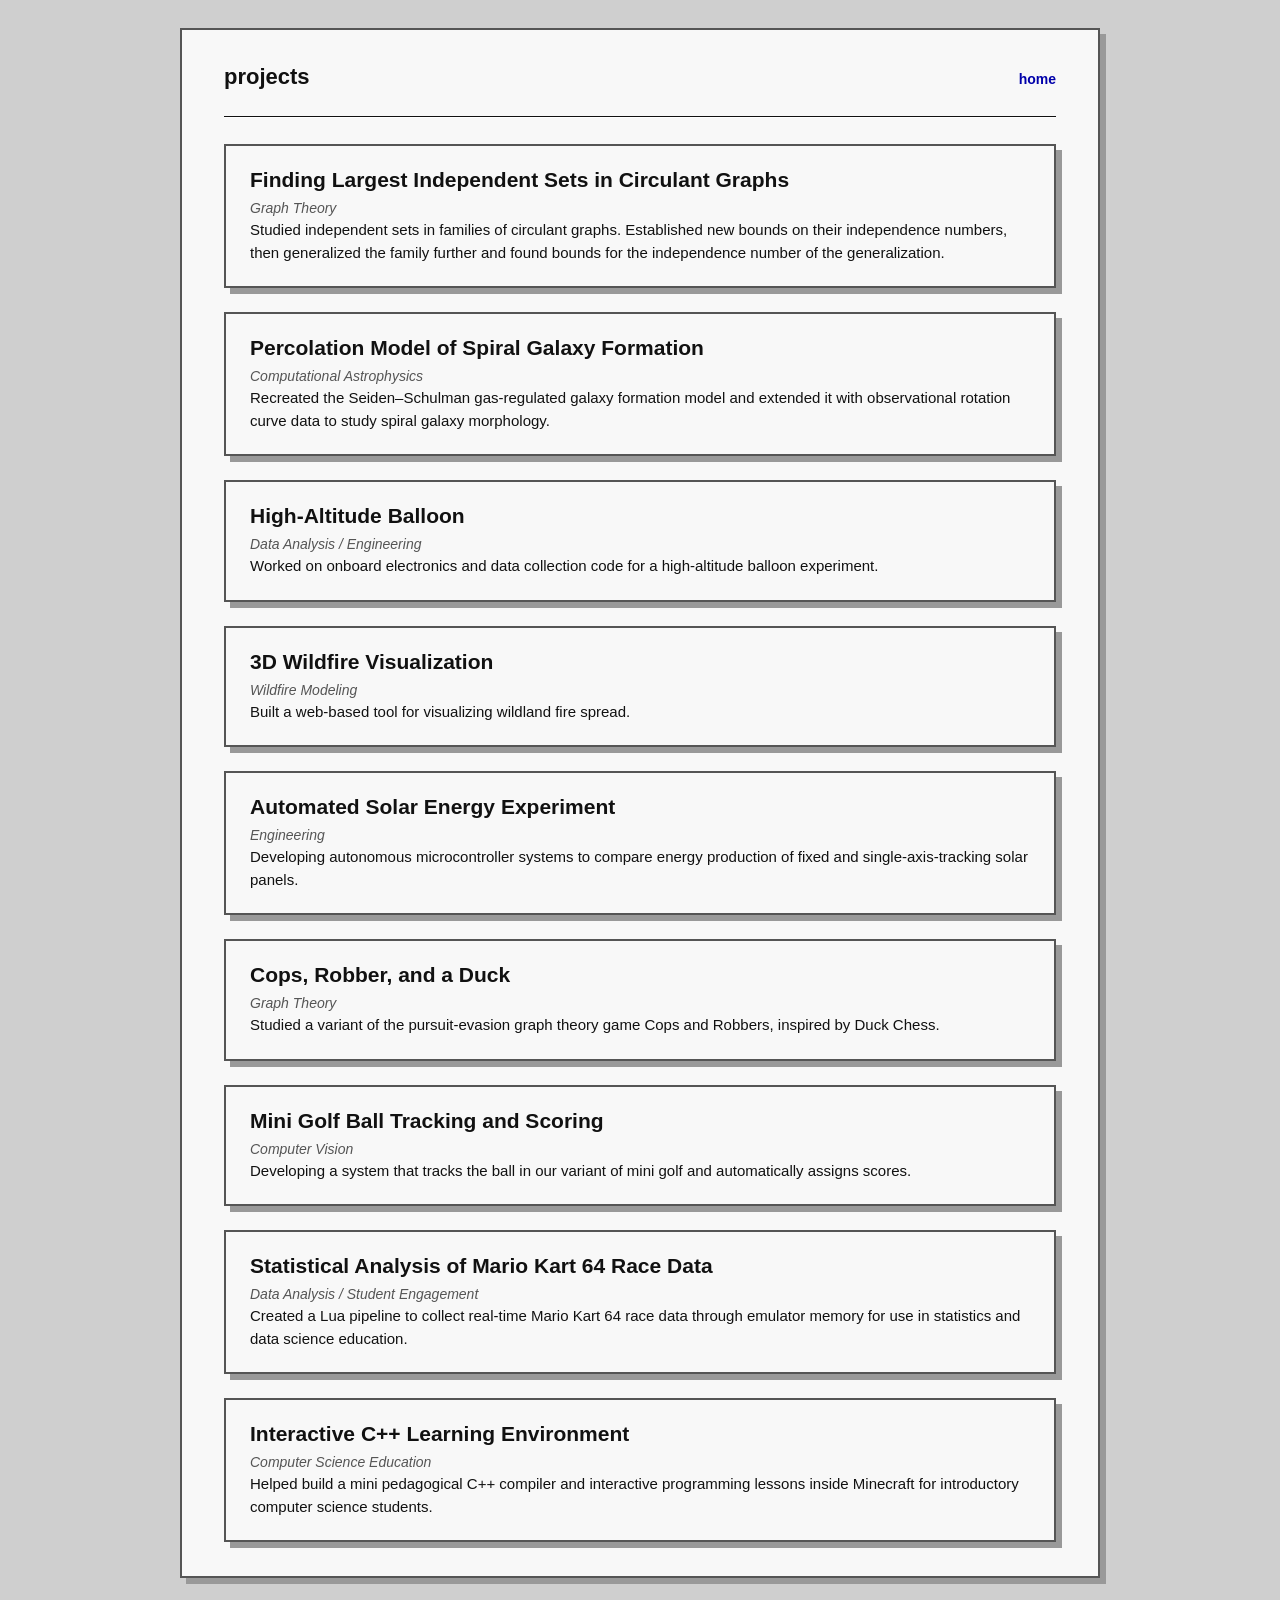
<file: projects.html>
<!doctype html>
<html lang="en">
  <head>
    <meta charset="UTF-8" />
    <meta name="viewport" content="width=device-width, initial-scale=1.0" />

    <title>Projects | Moazzam Maan</title>
    <link rel="stylesheet" href="style.css" />
  </head>

  <body>
    <main class="page">
      <header>
        <div class="name">projects</div>
        <div class="nav">
          <a href="index.html">home</a>
        </div>
      </header>

      <hr />

      <section class="projects">
        <a class="project-link" href="circulant-graphs.html">
          <article class="project">
            <h2>Finding Largest Independent Sets in Circulant Graphs</h2>
            <p class="tags">Graph Theory</p>
            <p>
              Studied independent sets in families of circulant graphs.
              Established new bounds on their independence numbers, then
              generalized the family further and found bounds for the
              independence number of the generalization.
            </p>
          </article>
        </a>

        <a class="project-link" href="galaxy.html">
          <article class="project">
            <h2>Percolation Model of Spiral Galaxy Formation</h2>
            <p class="tags">Computational Astrophysics</p>
            <p>
              Recreated the Seiden–Schulman gas-regulated galaxy formation model
              and extended it with observational rotation curve data to study
              spiral galaxy morphology.
            </p>
          </article>
        </a>

        <a class="project-link" href="balloon.html">
          <article class="project">
            <h2>High-Altitude Balloon</h2>
            <p class="tags">Data Analysis / Engineering</p>
            <p>
              Worked on onboard electronics and data collection code for a
              high-altitude balloon experiment.
            </p>
          </article>
        </a>

        <a class="project-link" href="fire.html">
          <article class="project">
            <h2>3D Wildfire Visualization</h2>
            <p class="tags">Wildfire Modeling</p>
            <p>Built a web-based tool for visualizing wildland fire spread.</p>
          </article>
        </a>

        <a class="project-link" href="solar.html">
          <article class="project">
            <h2>Automated Solar Energy Experiment</h2>
            <p class="tags">Engineering</p>
            <p>
              Developing autonomous microcontroller systems to compare energy
              production of fixed and single-axis-tracking solar panels.
            </p>
          </article>
        </a>

        <a class="project-link" href="duck.html">
          <article class="project">
            <h2>Cops, Robber, and a Duck</h2>
            <p class="tags">Graph Theory</p>
            <p>
              Studied a variant of the pursuit-evasion graph theory game Cops
              and Robbers, inspired by Duck Chess.
            </p>
          </article>
        </a>

        <a class="project-link" href="garts.html">
          <article class="project">
            <h2>Mini Golf Ball Tracking and Scoring</h2>
            <p class="tags">Computer Vision</p>
            <p>
              Developing a system that tracks the ball in our variant of mini
              golf and automatically assigns scores.
            </p>
          </article>
        </a>

        <a class="project-link" href="kart.html">
          <article class="project">
            <h2>Statistical Analysis of Mario Kart 64 Race Data</h2>
            <p class="tags">Data Analysis / Student Engagement</p>
            <p>
              Created a Lua pipeline to collect real-time Mario Kart 64 race
              data through emulator memory for use in statistics and data
              science education.
            </p>
          </article>
        </a>

        <a class="project-link" href="minecraft.html">
          <article class="project">
            <h2>Interactive C++ Learning Environment</h2>
            <p class="tags">Computer Science Education</p>
            <p>
              Helped build a mini pedagogical C++ compiler and interactive
              programming lessons inside Minecraft for introductory computer
              science students.
            </p>
          </article>
        </a>
      </section>
    </main>
  </body>
</html>
</file>
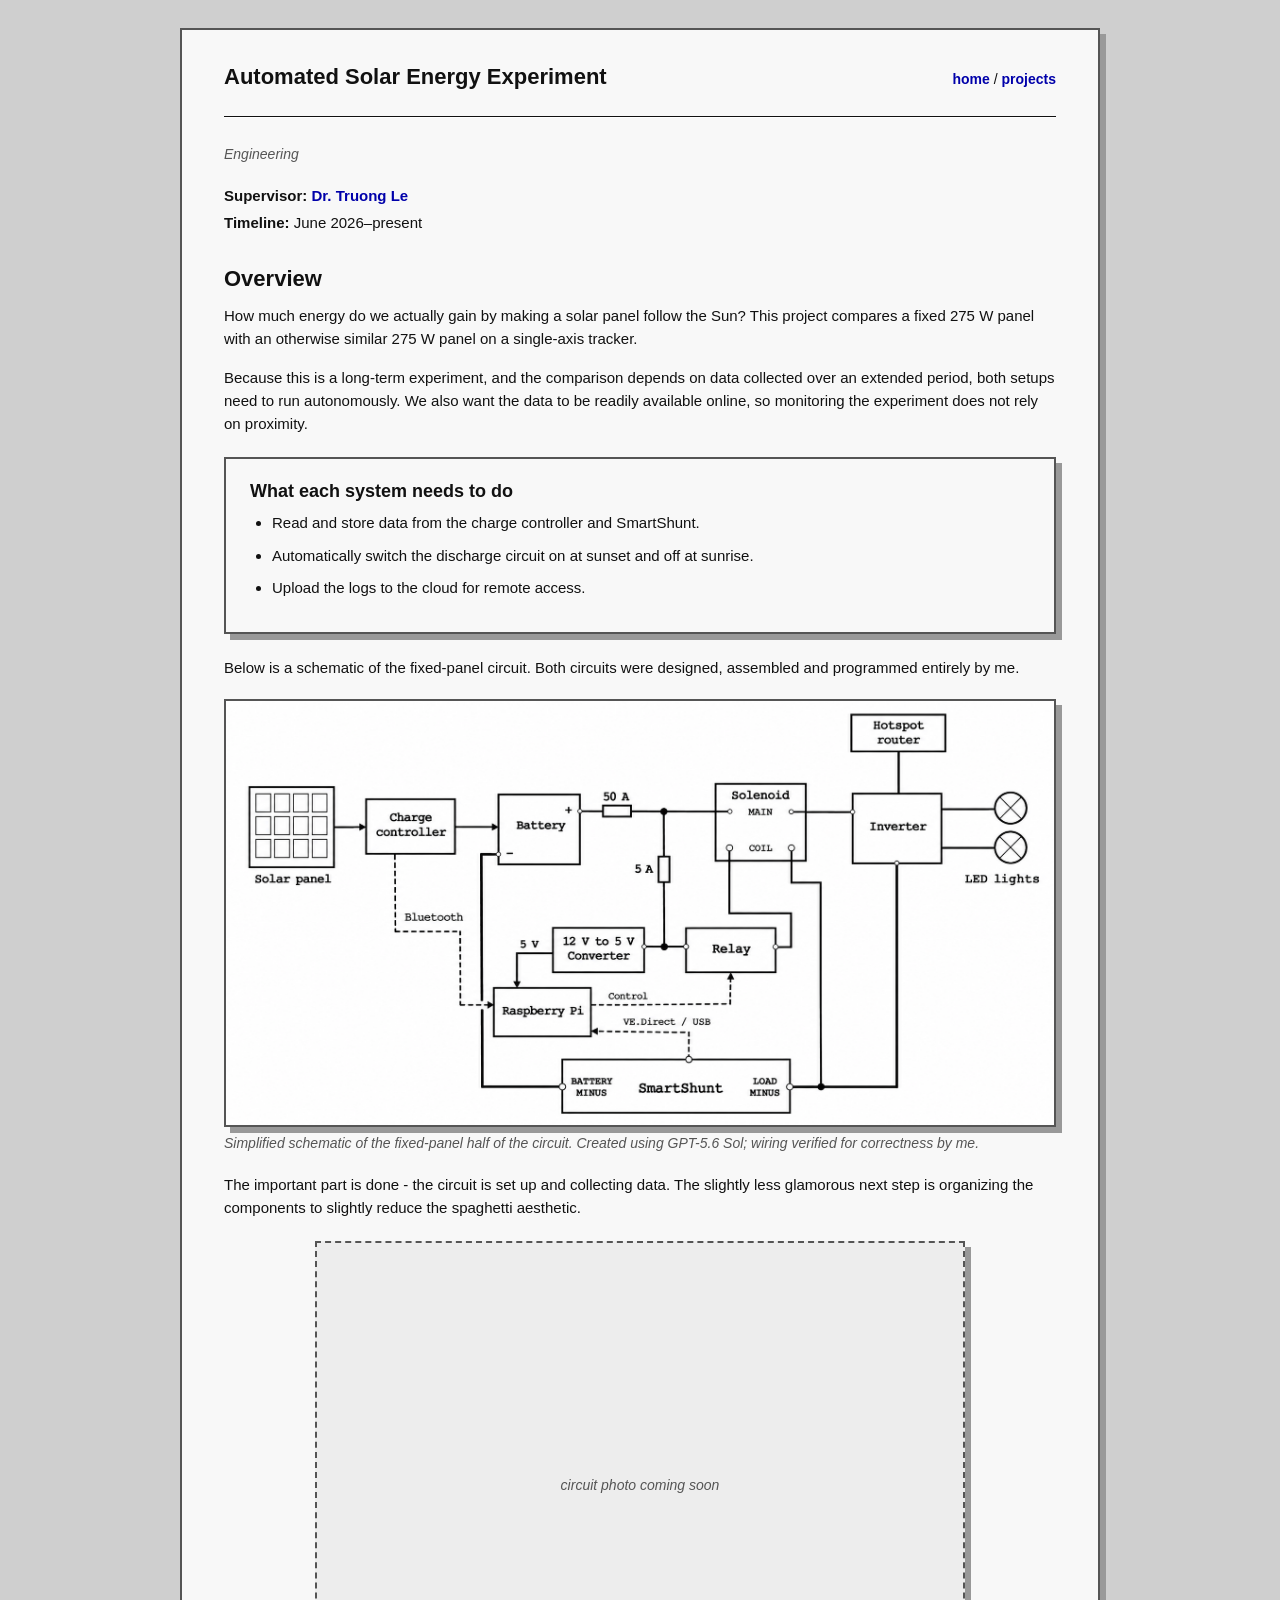
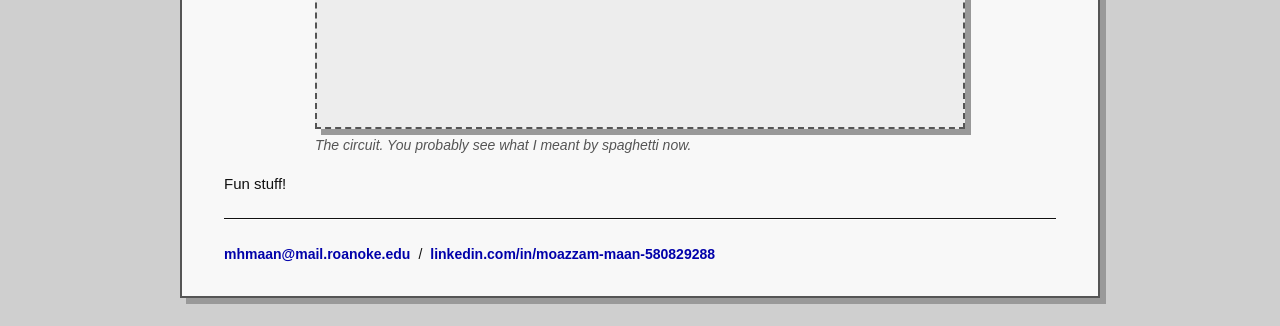
<file: solar.html>
<!doctype html>
<html lang="en">
  <head>
    <meta charset="UTF-8" />
    <meta name="viewport" content="width=device-width, initial-scale=1.0" />

    <title>Automated Solar Energy Experiment | Moazzam Maan</title>
    <link rel="stylesheet" href="style.css" />
  </head>

  <body>
    <main class="page">
      <header>
        <div class="name">Automated Solar Energy Experiment</div>
        <div class="nav">
          <a href="index.html">home</a>
          <span>/</span>
          <a href="projects.html">projects</a>
        </div>
      </header>

      <hr />

      <section class="project-page solar-project">
        <p class="tags">Engineering</p>

        <div class="project-info">
          <p>
            <strong>Supervisor:</strong>
            <a href="https://www.roanoke.edu/profiles/le_truong"
              >Dr. Truong Le</a
            >
          </p>
          <p><strong>Timeline:</strong> June 2026–present</p>
        </div>

        <h2>Overview</h2>

        <p>
          How much energy do we actually gain by making a solar panel follow the
          Sun? This project compares a fixed 275&nbsp;W panel with an otherwise
          similar 275&nbsp;W panel on a single-axis tracker.
        </p>

        <p>
          Because this is a long-term experiment, and the comparison depends on
          data collected over an extended period, both setups need to run
          autonomously. We also want the data to be readily available online, so
          monitoring the experiment does not rely on proximity.
        </p>

        <article class="detail-box">
          <h3>What each system needs to do</h3>

          <ul class="highlight-list">
            <li>
              Read and store data from the charge controller and SmartShunt.
            </li>
            <li>
              Automatically switch the discharge circuit on at sunset and off at
              sunrise.
            </li>
            <li>Upload the logs to the cloud for remote access.</li>
          </ul>
        </article>

        <p>
          Below is a schematic of the fixed-panel circuit. Both circuits were
          designed, assembled and programmed entirely by me.
        </p>

        <figure class="wide-figure">
          <a
            class="image-link"
            href="assets/solar/schematic.png"
            target="_blank"
            rel="noopener"
          >
            <img
              src="assets/solar/schematic.png"
              alt="Simplified wiring schematic for the fixed solar panel system"
            />
          </a>
          <figcaption>
            Simplified schematic of the fixed-panel half of the circuit. Created
            using GPT-5.6 Sol; wiring verified for correctness by me.
          </figcaption>
        </figure>

        <p>
          The important part is done - the circuit is set up and collecting
          data. The slightly less glamorous next step is organizing the
          components to slightly reduce the spaghetti aesthetic.
        </p>

        <figure class="wide-figure medium-figure">
          <div
            class="solar-photo-placeholder"
            role="img"
            aria-label="Placeholder for a photograph of the assembled solar circuit"
          >
            <span>circuit photo coming soon</span>
          </div>
          <figcaption>
            The circuit. You probably see what I meant by spaghetti now.
          </figcaption>
        </figure>

        Fun stuff!
      </section>

      <hr />

      <footer>
        <a href="mailto:mhmaan@mail.roanoke.edu">mhmaan@mail.roanoke.edu</a>
        <span>/</span>
        <a href="https://www.linkedin.com/in/moazzam-maan-580829288/">
          linkedin.com/in/moazzam-maan-580829288
        </a>
      </footer>
    </main>
  </body>
</html>
</file>
<file: style.css>
:root {
  --color-page-bg: #cfcfcf;
  --color-surface: #f8f8f8;
  --color-text: #111;
  --color-link: #0000aa;
  --color-border: #555;
  --color-border-dark: #222;
  --color-muted: #555;
  --color-hover-bg: #dcdcdc;
  --color-card-hover: #eef3ff;
  --color-accent: #0033aa;
  --color-shadow: #999;
  --color-shadow-accent: #6f86c9;
  --shadow-raised: 6px 6px 0;
}

* {
  box-sizing: border-box;
}

body {
  margin: 0;
  background: var(--color-page-bg);
  color: var(--color-text);
  font-family: Verdana, Geneva, sans-serif;
  font-size: 15px;
}

a {
  color: var(--color-link);
  text-decoration: none;
  font-weight: bold;
}

a:hover {
  color: #000;
  background: var(--color-hover-bg);
  text-decoration: underline;
}

img {
  width: 100%;
  display: block;
  border: 1px solid var(--color-border-dark);
}

p {
  margin-top: 0;
  line-height: 1.55;
}

ul {
  padding-left: 22px;
}

li {
  margin-bottom: 10px;
  line-height: 1.5;
}

h1 {
  margin-top: 0;
  font-size: 28px;
}

h2 {
  margin-top: 0;
  font-size: 22px;
}

hr {
  border: none;
  border-top: 1px solid var(--color-text);
  border-bottom: 1px solid #fff;
  margin: 26px 0;
}

.page {
  width: min(920px, calc(100% - 32px));
  margin: 28px auto;
  padding: 34px 42px;
  background: var(--color-surface);
  border: 2px solid var(--color-border);
  box-shadow: var(--shadow-raised) var(--color-shadow);
}

header {
  display: flex;
  justify-content: space-between;
  gap: 24px;
  align-items: baseline;
}

.name {
  font-weight: bold;
  font-size: 22px;
}

.nav,
footer {
  font-size: 14px;
}

footer {
  display: flex;
  flex-wrap: wrap;
  gap: 8px;
}

.intro {
  display: grid;
  grid-template-columns: 260px 1fr;
  gap: 34px;
  align-items: start;
}

.text {
  max-width: 560px;
}

.projects {
  display: grid;
  gap: 24px;
}

.project,
.detail-box,
.comparison-card {
  padding: 22px 24px;
  background: var(--color-surface);
  border: 2px solid var(--color-border);
  box-shadow: var(--shadow-raised) var(--color-shadow);
}

.project h2 {
  margin: 0 0 6px;
  font-size: 21px;
}

.project p {
  margin: 0;
  line-height: 1.5;
}

.project-link {
  display: block;
  color: inherit;
  font-weight: inherit;
  text-decoration: none;
}

.project-link:hover {
  text-decoration: none;
  background: transparent;
}

.project-link:hover .project {
  background: var(--color-card-hover);
  border-color: var(--color-accent);
  box-shadow: var(--shadow-raised) var(--color-shadow-accent);
  cursor: pointer;
}

.project-link:hover h2 {
  color: var(--color-accent);
}

.tags,
figcaption {
  color: var(--color-muted);
  font-size: 14px;
  font-style: italic;
}

.tags {
  margin: 0 0 14px;
}

.project-page h2 {
  margin: 32px 0 12px;
  font-size: 22px;
}

.project-page h3 {
  margin: 0 0 10px;
  font-size: 18px;
}

.project-info {
  margin: 18px 0 26px;
}

.project-info p {
  margin: 4px 0;
}

.award-note {
  margin: 0 0 26px;
  padding: 16px 18px;
  background: #fff4cf;
  border: 2px solid #8c6b00;
  box-shadow: 5px 5px 0 #d1b14a;
}

.award-note-label {
  margin: 0 0 8px;
  color: #6e5200;
  font-size: 13px;
  font-style: italic;
  font-weight: bold;
  letter-spacing: 0.05em;
  text-transform: uppercase;
}

.award-note p:last-child {
  margin-bottom: 0;
}

.detail-box,
.comparison-card {
  margin: 22px 0;
}

.author-note {
  border-left-width: 6px;
  border-left-color: var(--color-accent);
}

.author-note-label {
  margin: 0 0 12px;
  color: var(--color-muted);
  font-size: 13px;
  font-style: italic;
  letter-spacing: 0.04em;
  text-transform: uppercase;
}

.detail-box p:last-child,
.comparison-card p:last-child {
  margin-bottom: 0;
}

.wide-figure {
  margin: 20px 0 22px;
}

.wide-figure img {
  border: 2px solid var(--color-border);
  box-shadow: var(--shadow-raised) var(--color-shadow);
}

figcaption {
  margin-top: 8px;
}

.comparison-grid {
  display: grid;
  gap: 24px;
  margin-top: 22px;
}

.comparison-card h3 {
  margin-bottom: 16px;
}

.comparison-pair {
  display: grid;
  grid-template-columns: 1fr 1fr;
  gap: 18px;
  align-items: center;
}

.comparison-pair figure {
  margin: 0;
}

.comparison-pair img {
  border: 1px solid var(--color-border);
  background: white;
}

.image-link {
  display: block;
  line-height: 0;
}

.image-link:hover {
  background: transparent;
}

.image-link:hover img {
  cursor: zoom-in;
}

@media (max-width: 700px) {
  .page {
    margin: 0;
    width: 100%;
    min-height: 100vh;
    border: none;
    box-shadow: none;
    padding: 26px;
  }

  header {
    display: block;
  }

  .nav {
    margin-top: 10px;
  }

  .intro {
    grid-template-columns: 1fr;
  }

  .intro img {
    max-width: 260px;
  }

  .comparison-pair {
    grid-template-columns: 1fr;
  }
}

.small-figure-grid {
  display: grid;
  grid-template-columns: 1fr 1fr;
  gap: 24px;
  margin: 20px 0 28px;
  align-items: stretch;
}

.small-figure-grid figure {
  margin: 0;
  padding: 14px;
  background: #f8f8f8;
  border: 2px solid #555;
  box-shadow: 5px 5px 0 #999;

  display: flex;
  flex-direction: column;
}

.small-figure-grid .image-link {
  flex: 1;
  display: flex;
  align-items: center;
}

.small-figure-grid img {
  width: 100%;
  display: block;
  border: 1px solid #555;
  background: white;
}

.small-figure-grid figcaption {
  margin-top: 14px;
}

.medium-figure {
  max-width: 650px;
  margin: 22px auto;
}

.medium-figure img {
  width: 100%;
  display: block;
}

.plain-media img {
  border: none;
  box-shadow: none;
  background: transparent;
}

video {
  width: 100%;
  display: block;
  border: 2px solid #555;
  background: black;
  box-shadow: 6px 6px 0 #999;
}

.small-figure-grid figure:last-child:nth-child(odd) {
  grid-column: 1 / -1;
  max-width: 50%;
  justify-self: center;
}

.duck-chess-game {
  max-width: 520px;
}

.duck-piece-effects {
  margin: 22px 0;
}

.duck-piece-effects .small-figure-grid {
  margin-bottom: 14px;
}

.duck-piece-effects > figcaption {
  margin-top: 0;
  text-align: center;
}

.duck-graph-comparison {
  margin: 22px 0;
}

.duck-graph-comparison .small-figure-grid {
  margin-bottom: 14px;
}

.duck-graph-comparison > figcaption {
  margin-top: 0;
}

.duck-piece-grid {
  grid-template-columns: repeat(6, minmax(0, 1fr));
}

.duck-piece-grid figure {
  grid-column: span 2;
}

.duck-piece-grid figure:nth-child(4) {
  grid-column: 2 / span 2;
}

.duck-piece-grid figure:last-child:nth-child(odd) {
  grid-column: 4 / span 2;
  max-width: none;
  justify-self: stretch;
}

@media (max-width: 700px) {
  .small-figure-grid {
    grid-template-columns: 1fr;
  }

  .small-figure-grid figure:last-child:nth-child(odd) {
    max-width: 100%;
  }

  .duck-piece-grid figure,
  .duck-piece-grid figure:nth-child(4),
  .duck-piece-grid figure:last-child:nth-child(odd) {
    grid-column: 1;
    max-width: 100%;
    justify-self: stretch;
  }
}

.highlight-list {
  margin: 0;
  padding-left: 22px;
}

.highlight-list li {
  margin: 10px 0;
  line-height: 1.5;
}

.characterization-formula {
  margin: 20px 0;
  padding: 4px 0 10px;
  overflow-x: auto;
  font-family: "Times New Roman", Times, serif;
  font-size: 17px;
  line-height: 1.8;
  text-align: center;
}

.characterization-formula p {
  margin: 0 0 8px;
  line-height: inherit;
  white-space: nowrap;
}

.characterization-formula p:last-child {
  margin-bottom: 0;
}

.stacked-scripts {
  display: inline-grid;
  grid-template-areas:
    "base superscript"
    "base subscript";
  grid-template-columns: auto auto;
  grid-template-rows: 0.72em 0.72em;
  column-gap: 0.03em;
  vertical-align: middle;
  line-height: 1;
}

.stacked-scripts .script-base {
  grid-area: base;
  align-self: center;
}

.stacked-scripts > sup,
.stacked-scripts > sub {
  position: static;
  font-size: 0.68em;
  line-height: 1;
  text-align: left;
}

.stacked-scripts > sup {
  grid-area: superscript;
  align-self: end;
}

.stacked-scripts > sub {
  grid-area: subscript;
  align-self: start;
}

.solar-photo-placeholder {
  aspect-ratio: 4 / 3;
  display: grid;
  place-items: center;
  padding: 28px;
  color: var(--color-muted);
  background: #ededed;
  border: 2px dashed var(--color-border);
  box-shadow: var(--shadow-raised) var(--color-shadow);
  font-size: 14px;
  font-style: italic;
  text-align: center;
}
</file>
